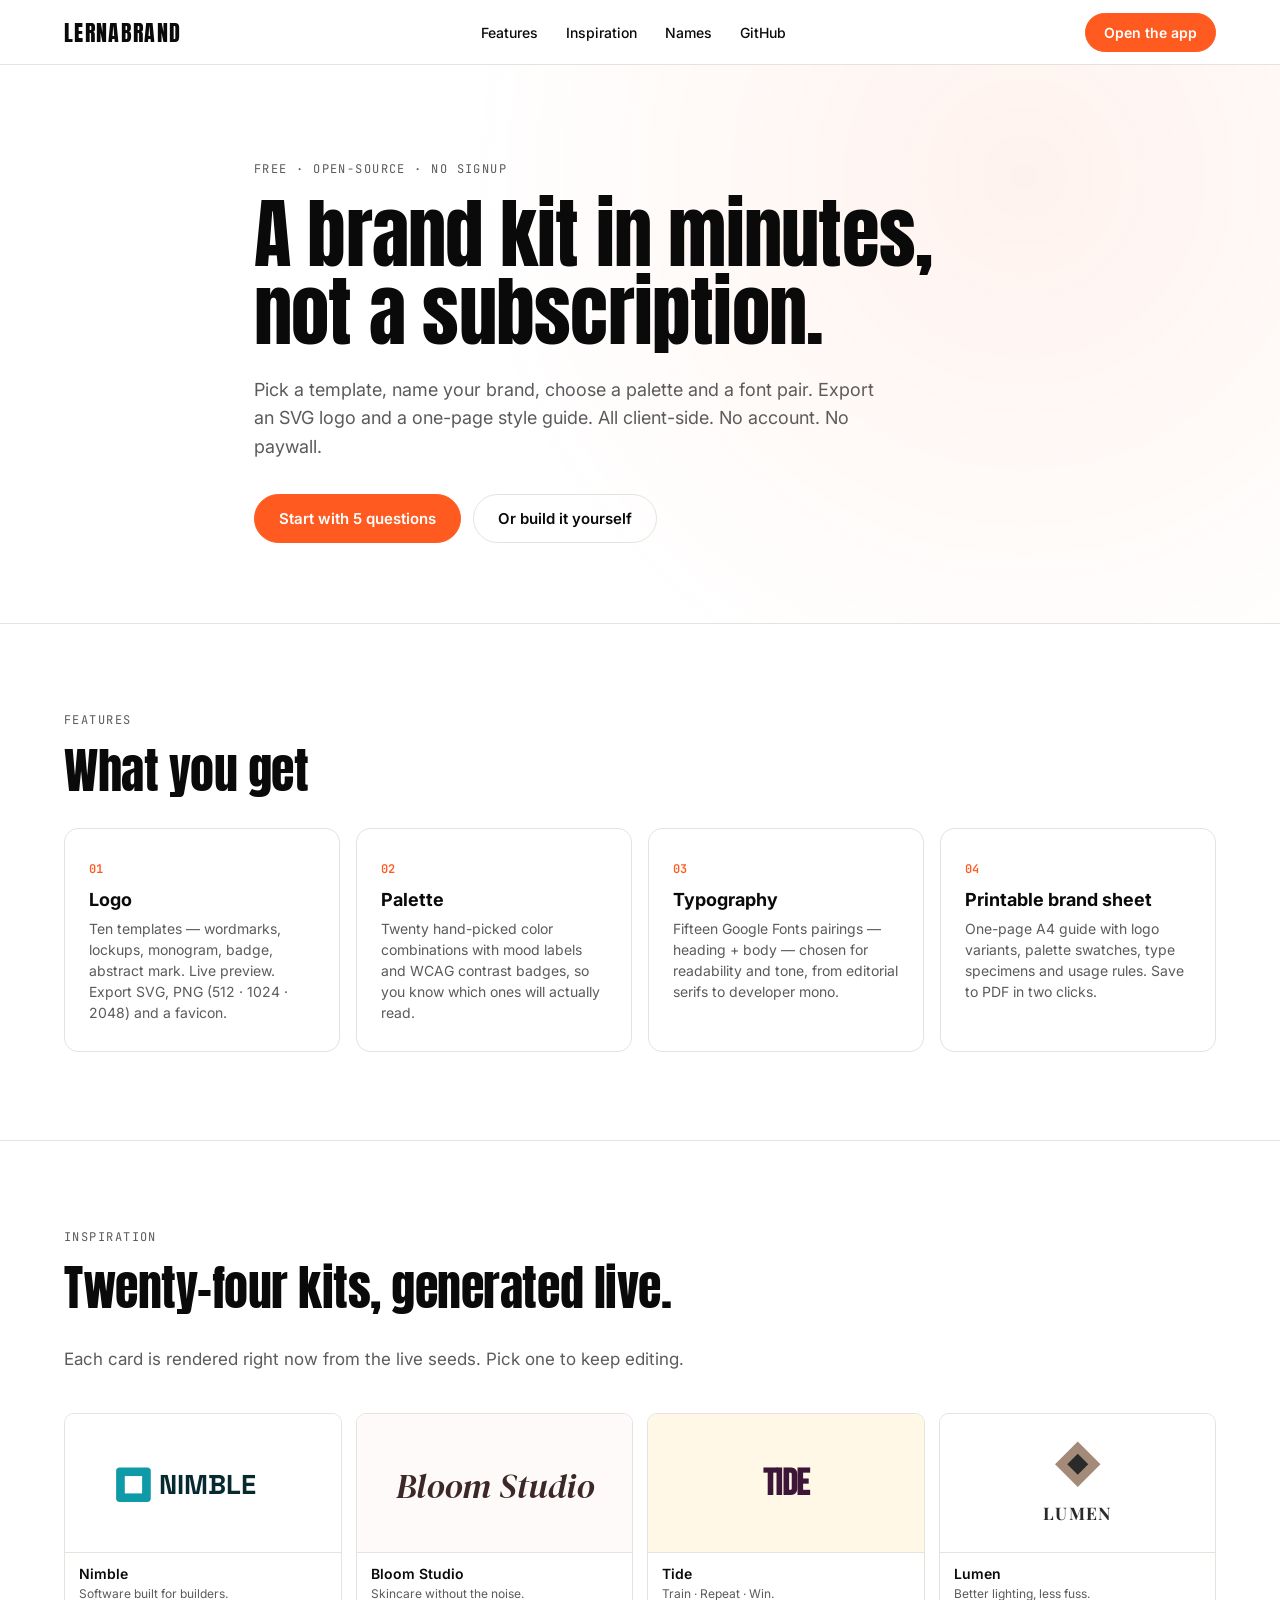
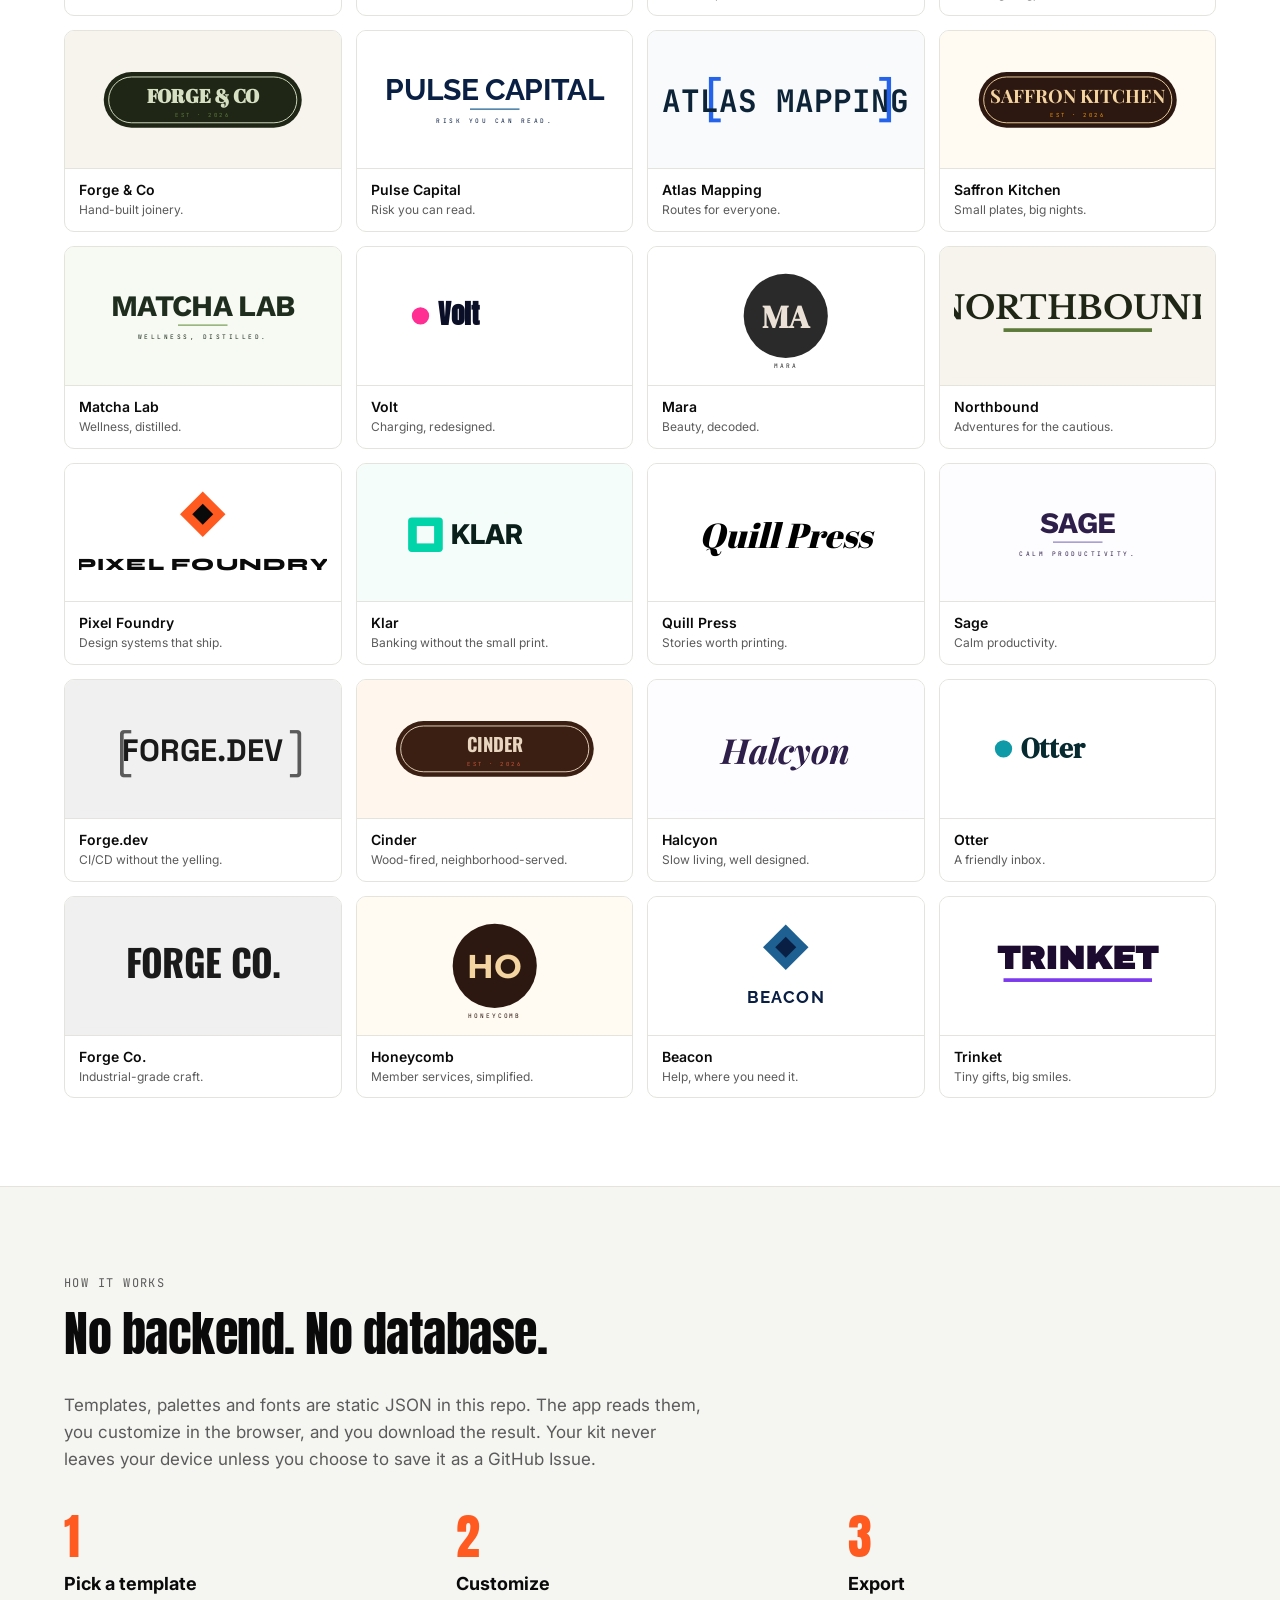
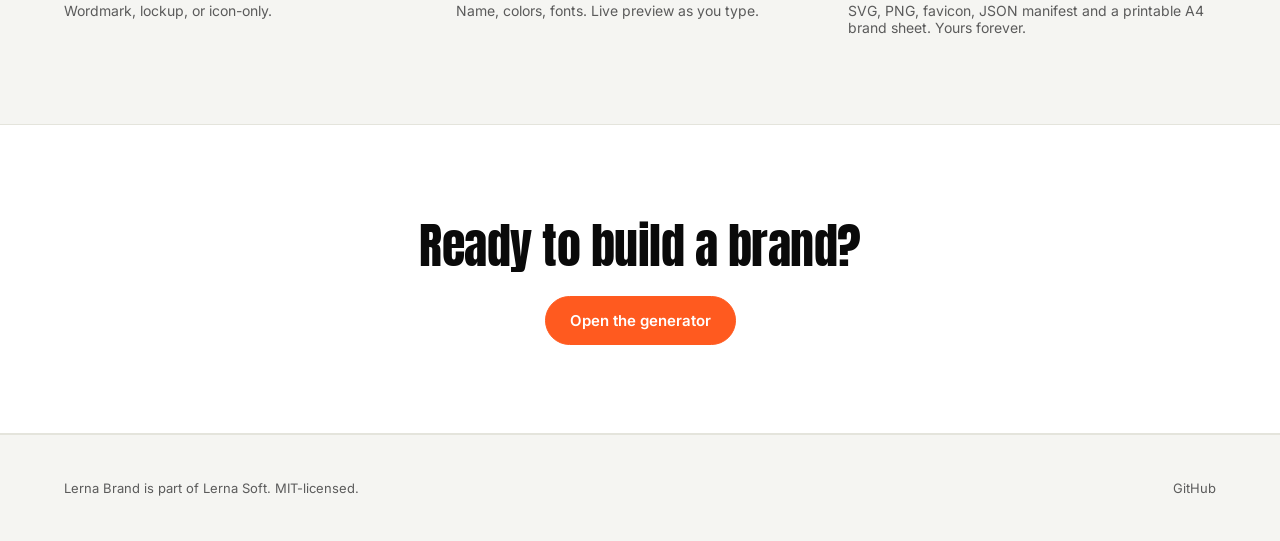
<file: index.html>
<!doctype html>
<html lang="en">
  <head>
    <meta charset="utf-8" />
    <meta name="viewport" content="width=device-width, initial-scale=1" />
    <meta name="color-scheme" content="light dark" />
    <title>Lerna Brand · Free brand-kit generator</title>
    <meta name="description" content="Free, open-source alternative to Tailor Brands. Generate a logo, palette and typography kit in minutes — no paywall, no signup." />
    <link rel="icon" href="assets/favicon.svg" type="image/svg+xml" />
    <link rel="preconnect" href="https://fonts.googleapis.com" />
    <link rel="preconnect" href="https://fonts.gstatic.com" crossorigin />
    <link rel="stylesheet" href="https://fonts.googleapis.com/css2?family=Abril+Fatface&family=Anton&family=Archivo:wght@400;700&family=Archivo+Black&family=Bebas+Neue&family=DM+Sans:wght@400;700&family=DM+Serif+Display&family=Inter:wght@400;500;600;700;800;900&family=JetBrains+Mono:wght@400;500&family=Libre+Baskerville:wght@400;700&family=Lora:wght@400;700&family=Merriweather:wght@400;700&family=Montserrat:wght@400;700&family=Open+Sans:wght@400;700&family=Oswald:wght@400;700&family=Playfair+Display:wght@400;700&family=PT+Serif&family=Raleway:wght@400;700&family=Roboto:wght@400;500;700&family=Source+Sans+3:wght@400;600&family=Space+Grotesk:wght@400;700&family=Space+Mono&family=Syne:wght@400;700;800&family=Work+Sans:wght@400;700&display=swap" />
    <link rel="stylesheet" href="styles.css" />
  </head>
  <body data-page="home">
    <header class="topbar">
      <div class="container topbar-inner">
        <a class="brand" href="index.html" aria-label="Lerna Brand">
          <span class="brand-mark">LERNABRAND</span>
        </a>
        <nav class="nav" aria-label="Primary">
          <a href="#features">Features</a>
          <a href="#inspiration">Inspiration</a>
          <a href="names.html">Names</a>
          <a href="https://github.com/lerna-soft/lerna-brand" target="_blank" rel="noopener">GitHub</a>
        </nav>
        <a class="btn btn-primary topbar-cta" href="app.html">Open the app</a>
      </div>
    </header>

    <main id="top">
      <section class="hero">
        <div class="container hero-copy">
          <p class="eyebrow">Free · open-source · no signup</p>
          <h1 class="h-display">A brand kit in minutes,<br/>not a subscription.</h1>
          <p class="hero-lead">
            Pick a template, name your brand, choose a palette and a font pair. Export an SVG logo and a one-page style guide.
            All client-side. No account. No paywall.
          </p>
          <div class="hero-cta">
            <a class="btn btn-primary btn-lg" href="quiz.html">Start with 5 questions</a>
            <a class="btn btn-ghost btn-lg" href="app.html">Or build it yourself</a>
          </div>
        </div>
      </section>

      <section id="features" class="section">
        <div class="container">
          <p class="eyebrow">Features</p>
          <h2 class="h-section">What you get</h2>
          <ul class="feature-grid">
            <li class="feature">
              <span class="feature-num">01</span>
              <h3>Logo</h3>
              <p>Ten templates — wordmarks, lockups, monogram, badge, abstract mark. Live preview. Export SVG, PNG (512 · 1024 · 2048) and a favicon.</p>
            </li>
            <li class="feature">
              <span class="feature-num">02</span>
              <h3>Palette</h3>
              <p>Twenty hand-picked color combinations with mood labels and WCAG contrast badges, so you know which ones will actually read.</p>
            </li>
            <li class="feature">
              <span class="feature-num">03</span>
              <h3>Typography</h3>
              <p>Fifteen Google Fonts pairings — heading + body — chosen for readability and tone, from editorial serifs to developer mono.</p>
            </li>
            <li class="feature">
              <span class="feature-num">04</span>
              <h3>Printable brand sheet</h3>
              <p>One-page A4 guide with logo variants, palette swatches, type specimens and usage rules. Save to PDF in two clicks.</p>
            </li>
          </ul>
        </div>
      </section>

      <section id="inspiration" class="section">
        <div class="container">
          <p class="eyebrow">Inspiration</p>
          <h2 class="h-section">Twenty-four kits, generated live.</h2>
          <p class="section-lead">Each card is rendered right now from the live seeds. Pick one to keep editing.</p>
          <div class="sample-grid" id="sample-grid">
            <p class="loading">Loading samples…</p>
          </div>
        </div>
      </section>

      <section id="how" class="section section-alt">
        <div class="container">
          <p class="eyebrow">How it works</p>
          <h2 class="h-section">No backend. No database.</h2>
          <p class="section-lead">
            Templates, palettes and fonts are static JSON in this repo. The app reads them, you customize in the browser, and you download the result.
            Your kit never leaves your device unless you choose to save it as a GitHub Issue.
          </p>
          <div class="how-grid">
            <div class="how-step">
              <span class="how-num">1</span>
              <h3>Pick a template</h3>
              <p>Wordmark, lockup, or icon-only.</p>
            </div>
            <div class="how-step">
              <span class="how-num">2</span>
              <h3>Customize</h3>
              <p>Name, colors, fonts. Live preview as you type.</p>
            </div>
            <div class="how-step">
              <span class="how-num">3</span>
              <h3>Export</h3>
              <p>SVG, PNG, favicon, JSON manifest and a printable A4 brand sheet. Yours forever.</p>
            </div>
          </div>
        </div>
      </section>

      <section class="section section-cta">
        <div class="container">
          <h2 class="h-section">Ready to build a brand?</h2>
          <a class="btn btn-primary btn-lg" href="app.html">Open the generator</a>
        </div>
      </section>
    </main>

    <footer class="footer">
      <div class="container footer-inner">
        <p>Lerna Brand is part of <a href="https://lerna-soft.github.io" target="_blank" rel="noopener">Lerna Soft</a>. MIT-licensed.</p>
        <a href="https://github.com/lerna-soft/lerna-brand" target="_blank" rel="noopener">GitHub</a>
      </div>
    </footer>

    <script src="renderer.js"></script>
    <script>
      (async function () {
        const [samples, templates, palettes, fonts] = await Promise.all([
          fetch("data/samples.json").then(r => r.ok ? r.json() : []),
          fetch("data/templates.json").then(r => r.json()),
          fetch("data/palettes.json").then(r => r.json()),
          fetch("data/fonts.json").then(r => r.json()),
        ]);
        const grid = document.getElementById("sample-grid");
        if (!grid) return;
        grid.innerHTML = samples.map((s, i) => {
          const t = templates.find(x => x.id === s.tpl);
          const p = palettes.find(x => x.id === s.pal);
          const f = fonts.find(x => x.id === s.f);
          if (!t || !p || !f) return "";
          const state = { name: s.name, tagline: s.tagline, template: t, palette: p, fontPair: f };
          const svg = window.LernaBrandRender.renderSvg(state, { width: 400, height: 200, background: p.colors[3] });
          return `
            <a class="sample-card" href="app.html?sample=${i}" data-sample="${i}">
              <div class="sample-canvas" style="background:${p.colors[3]}">${svg}</div>
              <div class="sample-meta">
                <span class="sample-name">${s.name}</span>
                <span class="sample-tag">${s.tagline}</span>
              </div>
            </a>
          `;
        }).join("");
        // Click: write a snapshot then open app
        grid.querySelectorAll(".sample-card").forEach((a, idx) => {
          a.addEventListener("click", (e) => {
            e.preventDefault();
            const s = samples[idx];
            const snap = { step: "identity", name: s.name, tagline: s.tagline, templateId: s.tpl, paletteId: s.pal, fontId: s.f };
            try { localStorage.setItem("lerna-brand:state:v1", JSON.stringify(snap)); } catch (err) {}
            location.href = "app.html";
          });
        });
      })();
    </script>
    <script src="app.js"></script>
  </body>
</html>
</file>
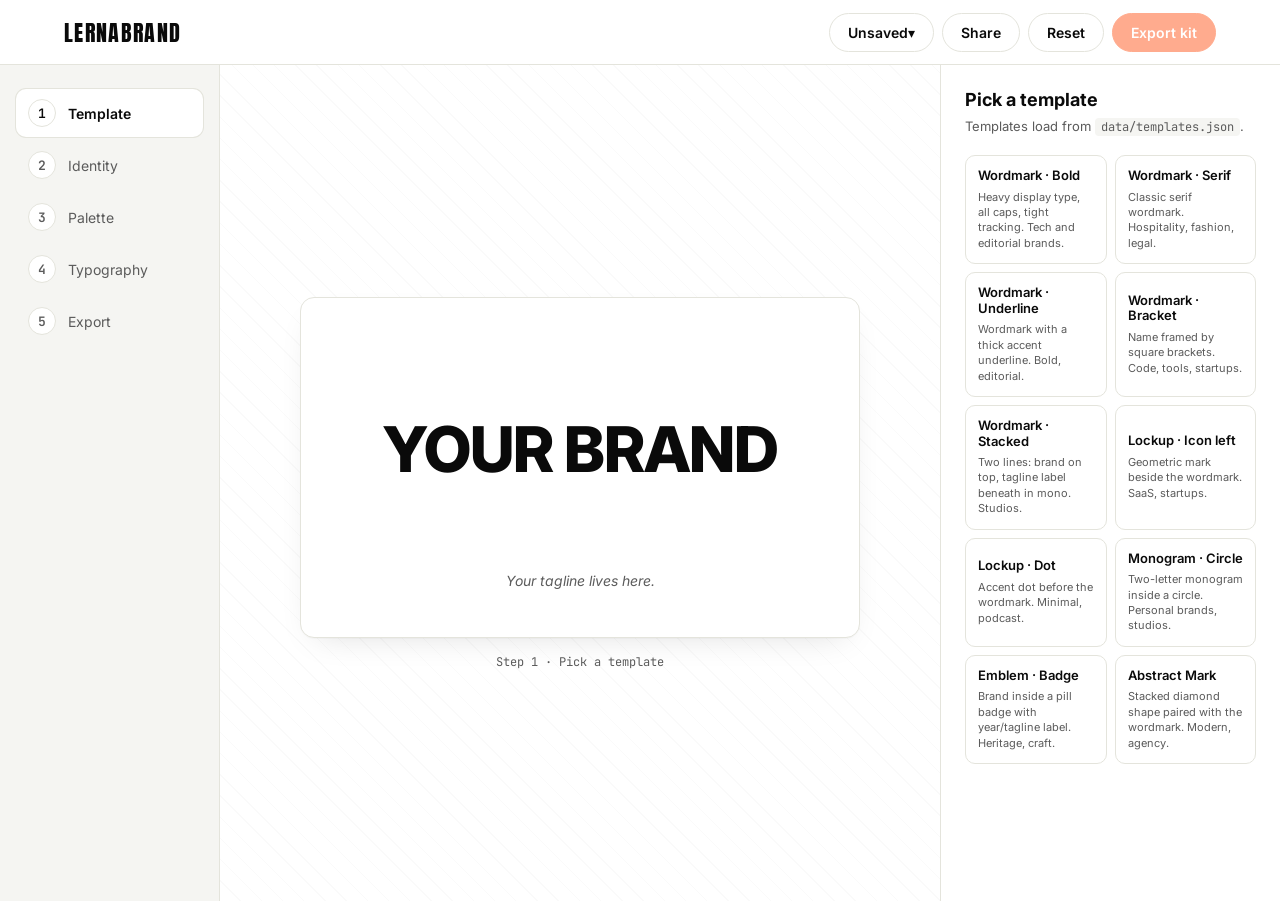
<file: app.html>
<!doctype html>
<html lang="en">
  <head>
    <meta charset="utf-8" />
    <meta name="viewport" content="width=device-width, initial-scale=1" />
    <meta name="color-scheme" content="light dark" />
    <title>Lerna Brand · Builder</title>
    <meta name="description" content="Brand-kit builder. Pick a template, customize, export." />
    <link rel="icon" href="assets/favicon.svg" type="image/svg+xml" />
    <link rel="preconnect" href="https://fonts.googleapis.com" />
    <link rel="preconnect" href="https://fonts.gstatic.com" crossorigin />
    <link rel="stylesheet" href="https://fonts.googleapis.com/css2?family=Abril+Fatface&family=Anton&family=Archivo:wght@400;700&family=Archivo+Black&family=Bebas+Neue&family=DM+Sans:wght@400;700&family=DM+Serif+Display&family=Inter:wght@400;500;600;700;800;900&family=JetBrains+Mono:wght@400;500&family=Libre+Baskerville:wght@400;700&family=Lora:wght@400;700&family=Merriweather:wght@400;700&family=Montserrat:wght@400;700&family=Open+Sans:wght@400;700&family=Oswald:wght@400;700&family=Playfair+Display:wght@400;700&family=PT+Serif&family=Raleway:wght@400;700&family=Roboto:wght@400;500;700&family=Source+Sans+3:wght@400;600&family=Space+Grotesk:wght@400;700&family=Space+Mono&family=Syne:wght@400;700;800&family=Work+Sans:wght@400;700&display=swap" />
    <link rel="stylesheet" href="styles.css" />
  </head>
  <body data-page="app">
    <header class="topbar topbar-app">
      <div class="container topbar-inner">
        <a class="brand" href="index.html" aria-label="Lerna Brand">
          <span class="brand-mark">LERNABRAND</span>
        </a>
        <div class="app-actions">
          <div class="projects-menu" id="projects-menu">
            <button type="button" class="btn btn-ghost" id="projects-toggle">
              <span id="projects-current">Unsaved</span> ▾
            </button>
            <div class="projects-dropdown" id="projects-dropdown" hidden>
              <div class="projects-list" id="projects-list"></div>
              <button type="button" class="projects-action" id="projects-save">Save current as…</button>
              <button type="button" class="projects-action" id="projects-new">New project</button>
            </div>
          </div>
          <button type="button" class="btn btn-ghost" id="action-share">Share</button>
          <button type="button" class="btn btn-ghost" id="action-reset">Reset</button>
          <button type="button" class="btn btn-primary" id="action-export" disabled>Export kit</button>
        </div>
      </div>
    </header>

    <div class="toast" id="toast" hidden></div>

    <main class="app-shell">
      <aside class="app-sidebar" aria-label="Steps">
        <ol class="step-list">
          <li class="step is-active" data-step="template">
            <span class="step-num">1</span>
            <span class="step-title">Template</span>
          </li>
          <li class="step" data-step="identity">
            <span class="step-num">2</span>
            <span class="step-title">Identity</span>
          </li>
          <li class="step" data-step="palette">
            <span class="step-num">3</span>
            <span class="step-title">Palette</span>
          </li>
          <li class="step" data-step="typography">
            <span class="step-num">4</span>
            <span class="step-title">Typography</span>
          </li>
          <li class="step" data-step="export">
            <span class="step-num">5</span>
            <span class="step-title">Export</span>
          </li>
        </ol>
      </aside>

      <section class="app-canvas" aria-label="Preview">
        <div class="preview-card">
          <div class="preview-logo" id="preview-logo">
            <svg viewBox="0 0 320 120" xmlns="http://www.w3.org/2000/svg" aria-hidden="true">
              <text x="160" y="78" text-anchor="middle" font-family="Inter, sans-serif" font-weight="800" font-size="56" fill="currentColor">YOUR BRAND</text>
            </svg>
          </div>
          <p class="preview-tagline" id="preview-tagline">Your tagline lives here.</p>
        </div>
        <div class="preview-meta">
          <span id="preview-step-label">Step 1 · Pick a template</span>
        </div>
      </section>

      <aside class="app-panel" aria-label="Controls">
        <div class="panel-step is-active" data-panel="template">
          <h2>Pick a template</h2>
          <p class="panel-hint">Templates load from <code>data/templates.json</code>.</p>
          <div class="template-grid" id="template-grid">
            <p class="loading">Loading templates…</p>
          </div>

          <div class="icon-picker" id="icon-picker" hidden>
            <h3>Icon</h3>
            <p class="panel-hint">Search 5,000+ icons from Tabler (MIT). Leave blank for the default square.</p>
            <div class="icon-picker-row">
              <input type="search" id="icon-search" placeholder="search e.g. rocket, leaf, bolt…" />
              <button type="button" class="btn btn-ghost" id="icon-clear">Clear</button>
            </div>
            <div class="icon-grid" id="icon-grid">
              <p class="loading">Pick search to load…</p>
            </div>
          </div>
        </div>

        <div class="panel-step" data-panel="identity">
          <h2>Identity</h2>
          <label class="field">
            <span>Brand name</span>
            <input type="text" id="input-name" maxlength="32" placeholder="Acme" />
          </label>
          <label class="field">
            <span>Tagline</span>
            <input type="text" id="input-tagline" maxlength="64" placeholder="We make things." />
          </label>
          <div class="identity-utils">
            <a class="util-link" id="util-trademark" target="_blank" rel="noopener" href="#">Check trademark · USPTO ↗</a>
            <a class="util-link" href="names.html" target="_blank" rel="noopener">Name generator ↗</a>
          </div>
          <div class="panel-nav">
            <button type="button" class="btn btn-ghost" data-prev>Back</button>
            <button type="button" class="btn btn-primary" data-next>Next</button>
          </div>
        </div>

        <div class="panel-step" data-panel="palette">
          <h2>Palette</h2>
          <div class="tabs" role="tablist">
            <button type="button" class="tab is-active" data-tab="palette" data-target="curated">Curated</button>
            <button type="button" class="tab" data-tab="palette" data-target="custom">Custom</button>
          </div>
          <div class="tab-body is-active" data-tab-body="palette-curated">
            <p class="panel-hint">Curated palettes from <code>data/palettes.json</code>.</p>
            <div class="palette-grid" id="palette-grid">
              <p class="loading">Loading palettes…</p>
            </div>
          </div>
          <div class="tab-body" data-tab-body="palette-custom">
            <p class="panel-hint">Build your own. Use HEX or the color picker on each role.</p>
            <div class="custom-palette" id="custom-palette">
              <label class="color-field"><span>Primary text</span>
                <span class="color-input-pair">
                  <input type="color" data-role="0" value="#0a0a0a"/>
                  <input type="text" data-role-hex="0" value="#0a0a0a" maxlength="7"/>
                </span>
              </label>
              <label class="color-field"><span>Accent</span>
                <span class="color-input-pair">
                  <input type="color" data-role="1" value="#ff5a1f"/>
                  <input type="text" data-role-hex="1" value="#ff5a1f" maxlength="7"/>
                </span>
              </label>
              <label class="color-field"><span>Surface</span>
                <span class="color-input-pair">
                  <input type="color" data-role="2" value="#f5f5f2"/>
                  <input type="text" data-role-hex="2" value="#f5f5f2" maxlength="7"/>
                </span>
              </label>
              <label class="color-field"><span>Background</span>
                <span class="color-input-pair">
                  <input type="color" data-role="3" value="#ffffff"/>
                  <input type="text" data-role-hex="3" value="#ffffff" maxlength="7"/>
                </span>
              </label>
              <p class="custom-palette-meta" id="custom-palette-contrast"></p>
              <button type="button" class="btn btn-primary" id="use-custom-palette">Use this custom palette</button>
            </div>
          </div>
          <div class="panel-nav">
            <button type="button" class="btn btn-ghost" data-prev>Back</button>
            <button type="button" class="btn btn-primary" data-next>Next</button>
          </div>
        </div>

        <div class="panel-step" data-panel="typography">
          <h2>Typography</h2>
          <div class="tabs" role="tablist">
            <button type="button" class="tab is-active" data-tab="typography" data-target="curated">Curated</button>
            <button type="button" class="tab" data-tab="typography" data-target="custom">Browse all</button>
          </div>
          <div class="tab-body is-active" data-tab-body="typography-curated">
            <p class="panel-hint">Pairings from <code>data/fonts.json</code>.</p>
            <div class="font-grid" id="font-grid">
              <p class="loading">Loading pairings…</p>
            </div>
          </div>
          <div class="tab-body" data-tab-body="typography-custom">
            <p class="panel-hint">Browse 1,900+ Google Fonts. Pick a heading and body family independently.</p>
            <div class="font-browse">
              <div class="font-browse-row">
                <span class="font-browse-label">Heading</span>
                <input type="search" id="font-search-heading" placeholder="search font…" autocomplete="off" />
              </div>
              <div class="font-list" id="font-list-heading"></div>
              <div class="font-browse-row">
                <span class="font-browse-label">Body</span>
                <input type="search" id="font-search-body" placeholder="search font…" autocomplete="off" />
              </div>
              <div class="font-list" id="font-list-body"></div>
              <p class="font-browse-summary" id="font-browse-summary"></p>
              <button type="button" class="btn btn-primary" id="use-custom-fonts" disabled>Use custom pair</button>
            </div>
          </div>
          <div class="panel-nav">
            <button type="button" class="btn btn-ghost" data-prev>Back</button>
            <button type="button" class="btn btn-primary" data-next>Next</button>
          </div>
        </div>

        <div class="panel-step" data-panel="export">
          <h2>Export</h2>
          <p class="panel-hint">Download your logo and brand kit. Everything is generated client-side.</p>

          <div class="export-group">
            <h3 class="export-group-title">Logo</h3>
            <div class="export-row">
              <button type="button" class="btn btn-primary" data-export="svg">SVG (vector)</button>
              <button type="button" class="btn btn-ghost" data-export="png-512">PNG · 512</button>
              <button type="button" class="btn btn-ghost" data-export="png-1024">PNG · 1024</button>
              <button type="button" class="btn btn-ghost" data-export="png-2048">PNG · 2048</button>
              <button type="button" class="btn btn-ghost" data-export="favicon">Favicon · 64</button>
            </div>
          </div>

          <div class="export-group">
            <h3 class="export-group-title">Kit</h3>
            <div class="export-row">
              <button type="button" class="btn btn-primary" id="export-json">JSON manifest</button>
              <a class="btn btn-ghost" id="export-brandsheet" href="#" target="_blank" rel="noopener">Brand sheet ↗</a>
              <button type="button" class="btn btn-primary" id="export-zip">Download brand kit (ZIP)</button>
            </div>
          </div>

          <div class="export-group">
            <h3 class="export-group-title">Brand assets</h3>
            <p class="panel-hint">Each renders live from your current selections. Click an asset to download.</p>
            <div class="asset-grid" id="asset-grid">
              <p class="loading">Pick template, name, palette and typography first.</p>
            </div>
          </div>

          <p class="export-note" id="export-status" hidden></p>

          <div class="panel-nav">
            <button type="button" class="btn btn-ghost" data-prev>Back</button>
          </div>
        </div>
      </aside>
    </main>

    <script src="renderer.js"></script>
    <script src="zip.js"></script>
    <script src="app.js"></script>
  </body>
</html>
</file>
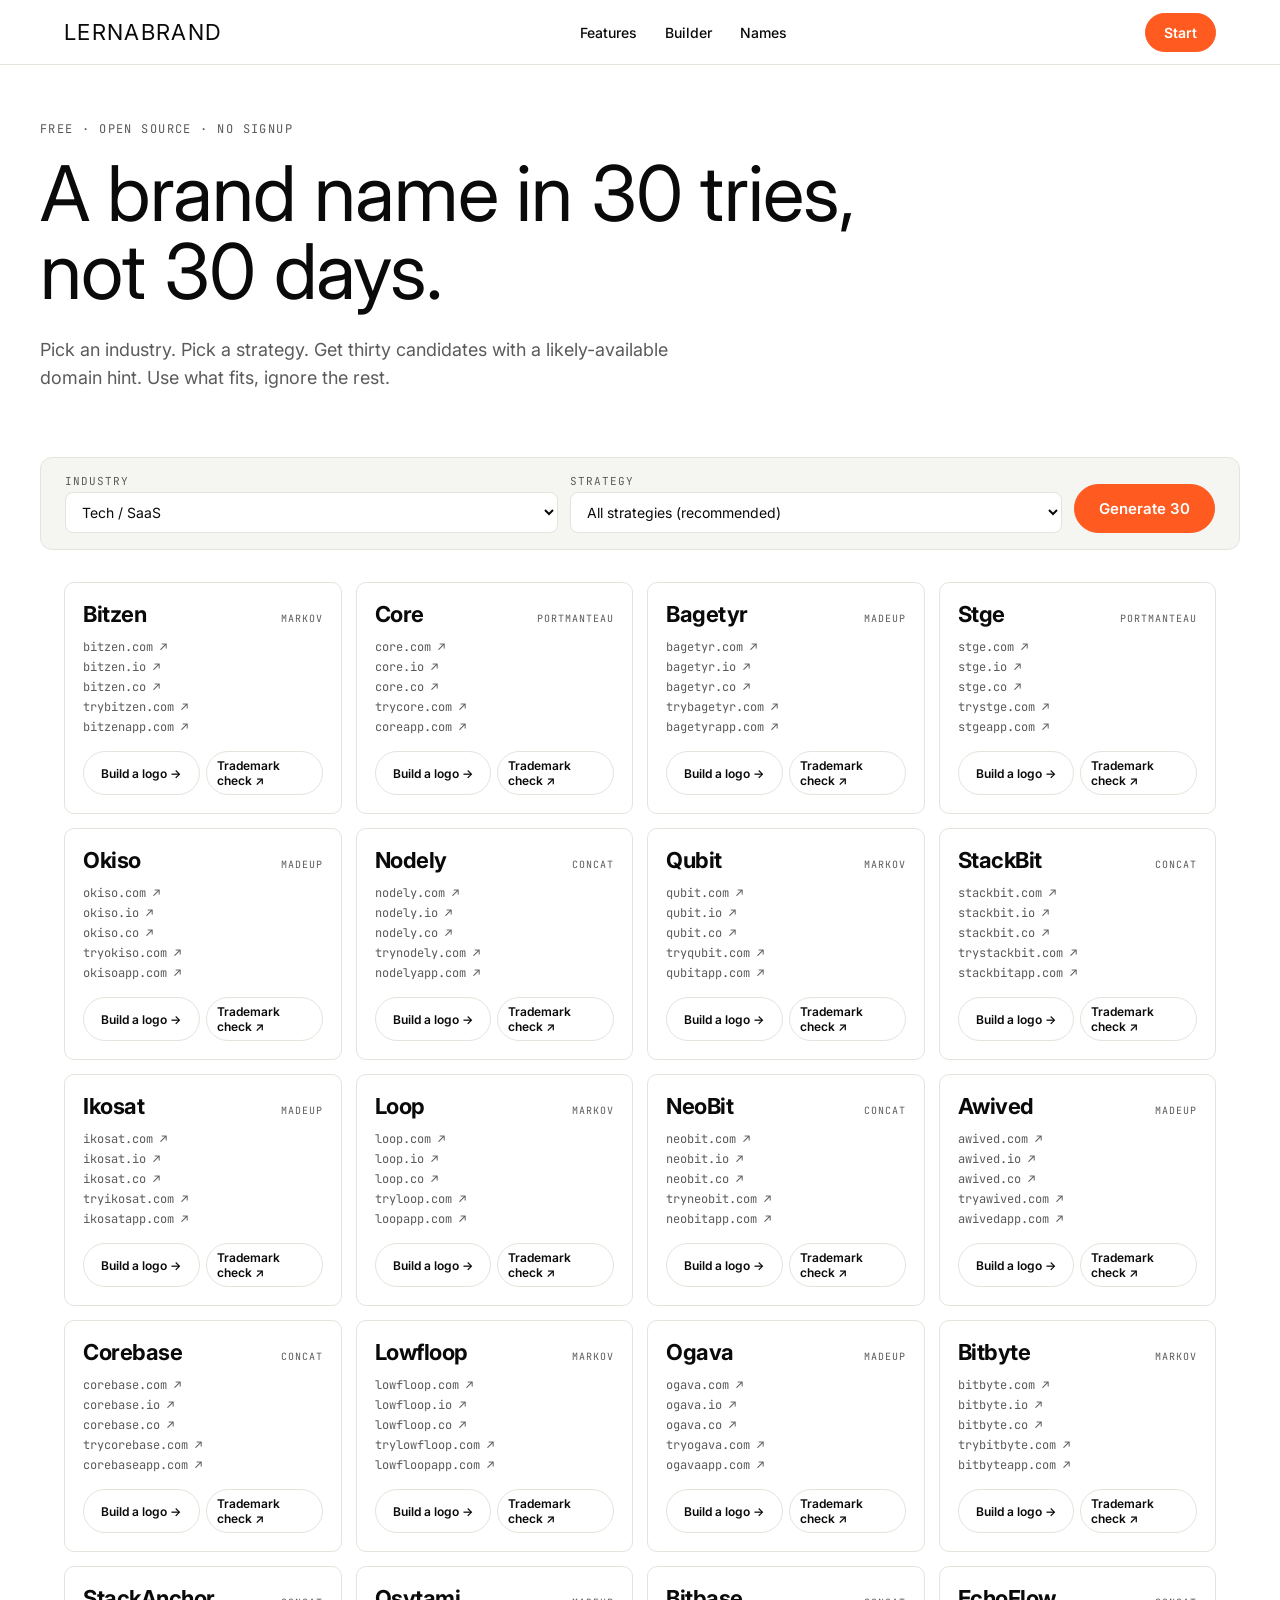
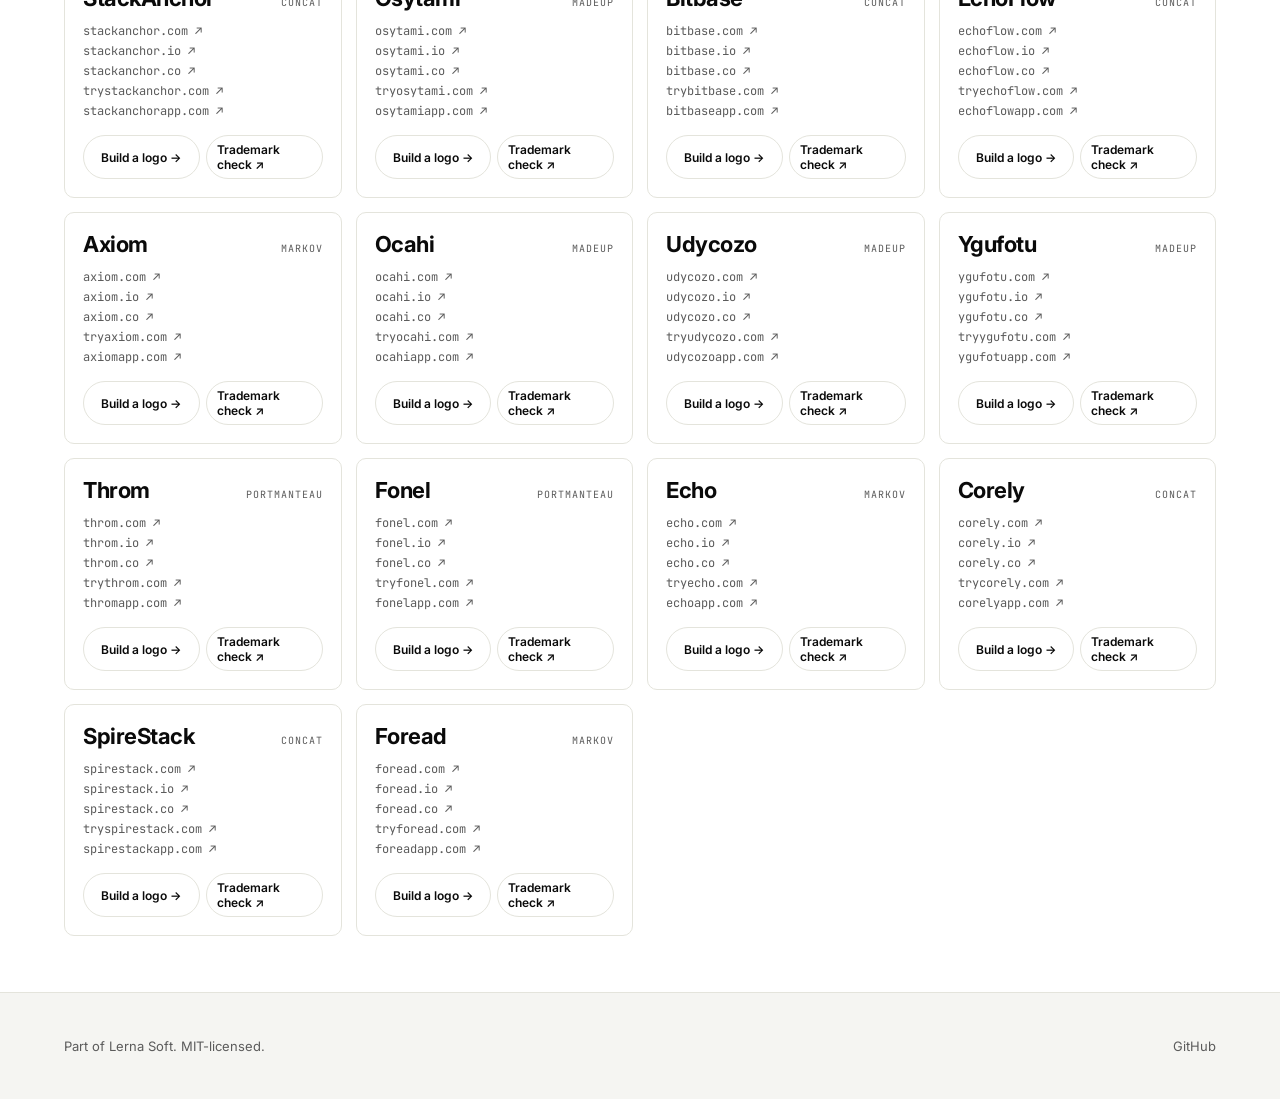
<file: names.html>
<!doctype html>
<html lang="en">
  <head>
    <meta charset="utf-8" />
    <meta name="viewport" content="width=device-width, initial-scale=1" />
    <title>Lerna Brand · Name generator</title>
    <meta name="description" content="Free brand name generator. Pick an industry, pick a strategy, get 30 candidates with .com / .io domain hints." />
    <link rel="icon" href="assets/favicon.svg" type="image/svg+xml" />
    <link rel="preconnect" href="https://fonts.googleapis.com" />
    <link rel="preconnect" href="https://fonts.gstatic.com" crossorigin />
    <link rel="stylesheet" href="https://fonts.googleapis.com/css2?family=Inter:wght@400;500;600;700;800;900&family=JetBrains+Mono:wght@400;500&display=swap" />
    <link rel="stylesheet" href="styles.css" />
  </head>
  <body data-page="names">
    <header class="topbar">
      <div class="container topbar-inner">
        <a class="brand" href="index.html" aria-label="Lerna Brand">
          <span class="brand-mark">LERNABRAND</span>
        </a>
        <nav class="nav" aria-label="Primary">
          <a href="index.html#features">Features</a>
          <a href="app.html">Builder</a>
          <a href="names.html" aria-current="page">Names</a>
        </nav>
        <a class="btn btn-primary topbar-cta" href="quiz.html">Start</a>
      </div>
    </header>

    <main class="names-shell">
      <section class="container names-hero">
        <p class="eyebrow">Free · open source · no signup</p>
        <h1 class="h-display">A brand name in 30 tries,<br/>not 30 days.</h1>
        <p class="hero-lead">Pick an industry. Pick a strategy. Get thirty candidates with a likely-available domain hint. Use what fits, ignore the rest.</p>
      </section>

      <section class="container names-controls">
        <div class="control">
          <label for="ind">Industry</label>
          <select id="ind">
            <option value="tech">Tech / SaaS</option>
            <option value="beauty">Beauty / Wellness</option>
            <option value="food">Food / Hospitality</option>
            <option value="finance">Finance / Pro services</option>
            <option value="creative">Creative / Agency</option>
            <option value="fitness">Fitness / Sport</option>
            <option value="media">Media / Publishing</option>
            <option value="industrial">Industrial / Trades</option>
          </select>
        </div>
        <div class="control">
          <label for="strategy">Strategy</label>
          <select id="strategy">
            <option value="all">All strategies (recommended)</option>
            <option value="concat">Concatenation (root + suffix)</option>
            <option value="portmanteau">Portmanteau (merged words)</option>
            <option value="madeup">Made-up (alternating vowels)</option>
            <option value="markov">Markov (sound-alike to real names)</option>
          </select>
        </div>
        <button type="button" class="btn btn-primary btn-lg" id="generate">Generate 30</button>
      </section>

      <section class="container names-grid" id="names-grid"></section>
    </main>

    <footer class="footer">
      <div class="container footer-inner">
        <p>Part of <a href="https://lerna-soft.github.io" target="_blank" rel="noopener">Lerna Soft</a>. MIT-licensed.</p>
        <a href="https://github.com/lerna-soft/lerna-brand" target="_blank" rel="noopener">GitHub</a>
      </div>
    </footer>

    <script>
      (async function () {
        "use strict";

        const banks = await fetch("data/word-banks.json").then(r => r.json());

        function pick(arr) { return arr[Math.floor(Math.random() * arr.length)]; }
        function cap(s) { return s.charAt(0).toUpperCase() + s.slice(1); }

        function genConcat(ind) {
          const b = banks[ind];
          const which = Math.random() < 0.5 ? "prefix-root" : "root-suffix";
          if (which === "prefix-root") return cap(pick(b.prefixes)) + cap(pick(b.roots));
          const root = cap(pick(b.roots));
          const sfx = pick(b.suffixes);
          return /^[A-Z]/.test(sfx) ? root + " " + sfx : root + sfx;
        }
        function genPortmanteau(ind) {
          const b = banks[ind];
          const w1 = pick(b.roots);
          const w2 = pick(b.prefixes.concat(b.roots));
          const cut1 = Math.max(2, Math.floor(w1.length / 2));
          const cut2 = Math.max(2, Math.floor(w2.length / 2));
          return cap(w1.slice(0, cut1) + w2.slice(w2.length - cut2));
        }
        const vowels = "aeiouy";
        const consonants = "bcdfghklmnprstvwz";
        function genMadeup() {
          const len = 5 + Math.floor(Math.random() * 3);
          let out = "";
          let last = Math.random() < 0.5 ? "v" : "c";
          for (let i = 0; i < len; i++) {
            out += last === "v" ? pick(vowels.split("")) : pick(consonants.split(""));
            last = last === "v" ? "c" : "v";
          }
          return cap(out);
        }
        function genMarkov(ind) {
          // Build 2-gram table from the bank's words; emit a 4-7 letter name.
          const b = banks[ind];
          const corpus = b.prefixes.concat(b.roots).map(s => s.toLowerCase());
          const grams = {};
          for (const w of corpus) {
            const padded = "  " + w + "  ";
            for (let i = 0; i < padded.length - 2; i++) {
              const key = padded.slice(i, i + 2);
              grams[key] = grams[key] || [];
              grams[key].push(padded[i + 2]);
            }
          }
          let key = "  ";
          let out = "";
          while (out.length < 8) {
            const choices = grams[key];
            if (!choices) break;
            const next = pick(choices);
            if (next === " " && out.length >= 4) break;
            if (next !== " ") out += next;
            key = key[1] + (next === " " ? " " : next);
          }
          return cap(out || pick(corpus));
        }

        function generateNames(ind, strategy, n) {
          const seen = new Set();
          const out = [];
          let tries = 0;
          while (out.length < n && tries < 1000) {
            tries++;
            let name;
            const s = strategy === "all" ? pick(["concat", "portmanteau", "madeup", "markov"]) : strategy;
            try {
              if (s === "concat") name = genConcat(ind);
              else if (s === "portmanteau") name = genPortmanteau(ind);
              else if (s === "madeup") name = genMadeup();
              else if (s === "markov") name = genMarkov(ind);
            } catch (e) { continue; }
            if (!name || name.length < 3 || name.length > 16) continue;
            const k = name.toLowerCase();
            if (seen.has(k)) continue;
            seen.add(k);
            out.push({ name, strategy: s });
          }
          return out;
        }

        function buildDomainGuesses(name) {
          const slug = name.toLowerCase().replace(/[^a-z0-9]+/g, "");
          return [`${slug}.com`, `${slug}.io`, `${slug}.co`, `try${slug}.com`, `${slug}app.com`];
        }

        function render(items) {
          const grid = document.getElementById("names-grid");
          grid.innerHTML = items.map(item => {
            const slug = item.name.toLowerCase().replace(/[^a-z0-9]+/g, "");
            const domains = buildDomainGuesses(item.name);
            return `
              <article class="name-card">
                <header class="name-card-head">
                  <h3 class="name-card-title">${item.name}</h3>
                  <span class="name-card-strat">${item.strategy}</span>
                </header>
                <ul class="name-card-domains">
                  ${domains.map(d => `<li><a target="_blank" rel="noopener" href="https://namechk.com/r/${d.replace(/\./g, '/')}">${d} ↗</a></li>`).join("")}
                </ul>
                <div class="name-card-actions">
                  <a class="btn btn-ghost" href="app.html?name=${encodeURIComponent(item.name)}">Build a logo →</a>
                  <a class="btn btn-ghost" target="_blank" rel="noopener" href="https://tmsearch.uspto.gov/search/search-information?searchText=${encodeURIComponent(item.name)}">Trademark check ↗</a>
                </div>
              </article>
            `;
          }).join("");
        }

        const indSel = document.getElementById("ind");
        const stratSel = document.getElementById("strategy");
        function go() { render(generateNames(indSel.value, stratSel.value, 30)); }
        document.getElementById("generate").addEventListener("click", go);
        indSel.addEventListener("change", go);
        stratSel.addEventListener("change", go);
        go();
      })();
    </script>
  </body>
</html>
</file>
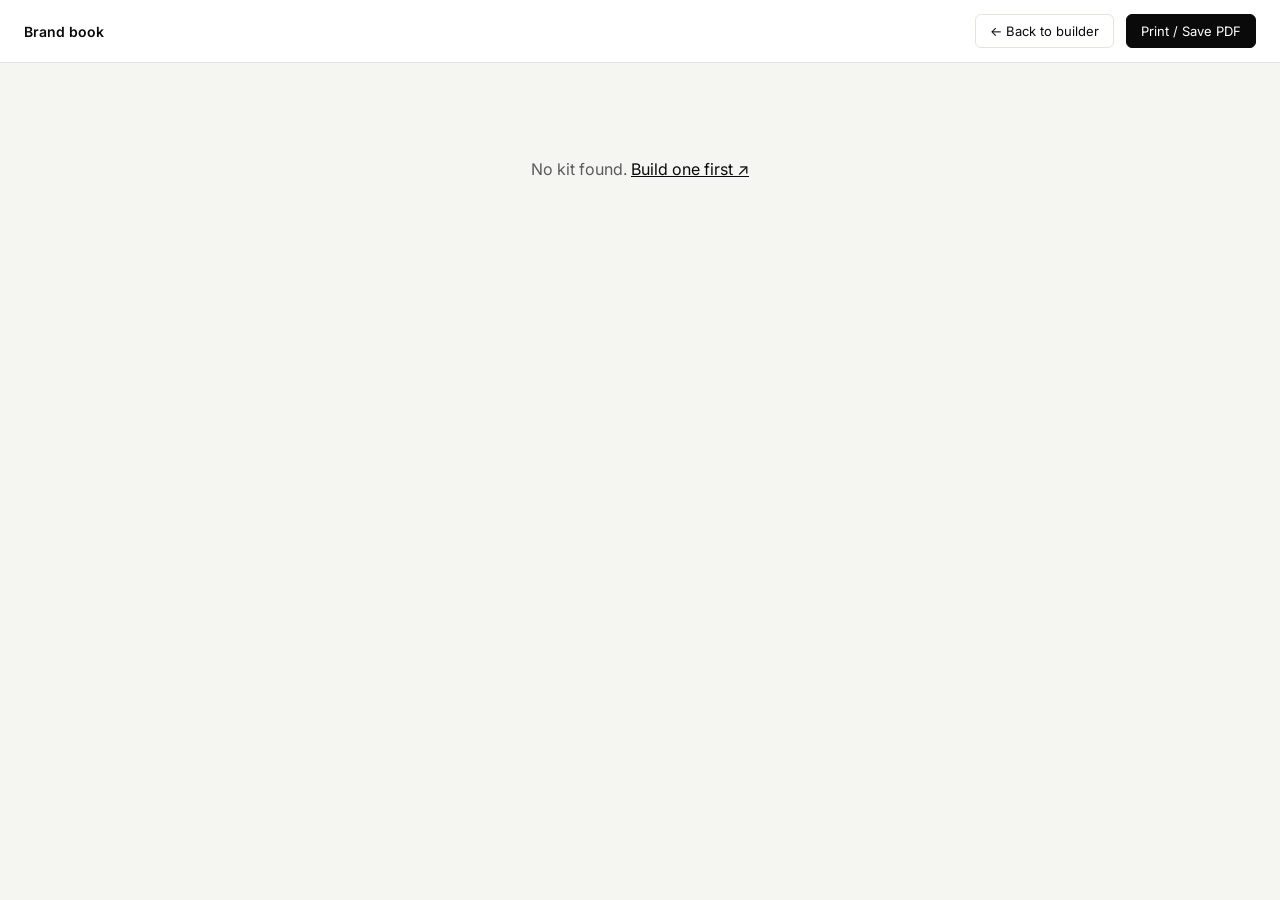
<file: print.html>
<!doctype html>
<html lang="en">
  <head>
    <meta charset="utf-8" />
    <meta name="viewport" content="width=device-width, initial-scale=1" />
    <title>Brand Book · Lerna Brand</title>
    <link rel="icon" href="assets/favicon.svg" type="image/svg+xml" />
    <link rel="preconnect" href="https://fonts.googleapis.com" />
    <link rel="preconnect" href="https://fonts.gstatic.com" crossorigin />
    <link rel="stylesheet" href="https://fonts.googleapis.com/css2?family=Abril+Fatface&family=Anton&family=Archivo:wght@400;700&family=Archivo+Black&family=Bebas+Neue&family=DM+Sans:wght@400;700&family=DM+Serif+Display&family=Inter:wght@400;500;600;700;800;900&family=JetBrains+Mono:wght@400;500&family=Libre+Baskerville:wght@400;700&family=Lora:wght@400;700&family=Merriweather:wght@400;700&family=Montserrat:wght@400;700&family=Open+Sans:wght@400;700&family=Oswald:wght@400;700&family=Playfair+Display:wght@400;700&family=PT+Serif&family=Raleway:wght@400;700&family=Roboto:wght@400;500;700&family=Source+Sans+3:wght@400;600&family=Space+Grotesk:wght@400;700&family=Space+Mono&family=Syne:wght@400;700;800&family=Work+Sans:wght@400;700&display=swap" />
    <style>
      :root {
        --fg: #0a0a0a;
        --fg-mute: #5b5b5b;
        --line: #e4e4dc;
        --bg: #ffffff;
        --bg-alt: #f5f5f2;
        --font-mono: "JetBrains Mono", ui-monospace, monospace;
      }
      * { box-sizing: border-box; }
      html, body { margin: 0; padding: 0; background: var(--bg-alt); color: var(--fg); font-family: Inter, system-ui, sans-serif; }
      .toolbar {
        position: sticky; top: 0; z-index: 10;
        display: flex; justify-content: space-between; align-items: center;
        padding: 14px 24px;
        background: #ffffff;
        border-bottom: 1px solid var(--line);
      }
      .toolbar h1 { font-size: 14px; margin: 0; font-weight: 600; }
      .toolbar .links { display: flex; gap: 12px; align-items: center; }
      .toolbar a, .toolbar button {
        font: inherit; font-size: 13px;
        padding: 8px 14px; border: 1px solid var(--line); background: #fff; color: var(--fg);
        border-radius: 6px; cursor: pointer; text-decoration: none;
      }
      .toolbar button.primary { background: var(--fg); color: #fff; border-color: var(--fg); }

      .book {
        max-width: 820px;
        margin: 24px auto;
      }
      .page {
        background: #ffffff;
        margin-bottom: 24px;
        padding: 56px 64px;
        min-height: 1080px;
        box-shadow: 0 1px 0 rgba(0,0,0,0.04), 0 12px 36px -16px rgba(0,0,0,0.15);
        position: relative;
      }
      .page-num {
        position: absolute;
        bottom: 24px; right: 28px;
        font-family: var(--font-mono);
        font-size: 10px; color: var(--fg-mute);
        letter-spacing: 2px;
      }
      .page-label {
        position: absolute;
        top: 24px; left: 28px;
        font-family: var(--font-mono);
        font-size: 10px; color: var(--fg-mute);
        letter-spacing: 2px;
        text-transform: uppercase;
      }

      .h-num { font-family: var(--font-mono); font-size: 12px; letter-spacing: 2px; color: var(--fg-mute); }
      .h-title { font-size: 32px; margin: 4px 0 24px; font-weight: 700; letter-spacing: -0.5px; }

      /* Cover */
      .cover { text-align: center; display: flex; flex-direction: column; justify-content: center; align-items: center; min-height: 1080px; }
      .cover .label { font-family: var(--font-mono); font-size: 12px; letter-spacing: 4px; color: var(--fg-mute); text-transform: uppercase; }
      .cover h2 { font-size: 72px; margin: 16px 0 8px; letter-spacing: -2px; }
      .cover p { color: var(--fg-mute); font-size: 18px; margin: 0; max-width: 500px; }
      .cover-logo { margin: 32px 0; }
      .cover-logo svg { width: 360px; height: auto; }

      /* Contents */
      .toc { display: flex; flex-direction: column; gap: 4px; }
      .toc-row { display: flex; justify-content: space-between; padding: 10px 0; border-bottom: 1px dotted var(--line); }
      .toc-row .t { font-size: 14px; }
      .toc-row .p { font-family: var(--font-mono); font-size: 12px; color: var(--fg-mute); }

      /* Logo construction grid */
      .construction { position: relative; background: var(--bg-alt); padding: 40px; border: 1px solid var(--line); }
      .construction-frame { position: relative; }
      .construction-frame svg { width: 100%; height: auto; display: block; }
      .construction-frame::before,
      .construction-frame::after {
        content: ""; position: absolute; background: rgba(255,90,31,0.2); pointer-events: none;
      }
      .construction-meta { display: grid; grid-template-columns: repeat(3, 1fr); gap: 16px; margin-top: 20px; font-size: 12px; }
      .construction-meta b { font-family: var(--font-mono); font-size: 11px; letter-spacing: 1px; }

      /* Logo variants grid */
      .variants { display: grid; grid-template-columns: 1fr 1fr; gap: 12px; }
      .variant-card { border: 1px solid var(--line); padding: 32px; aspect-ratio: 2 / 1; display: flex; align-items: center; justify-content: center; }
      .variant-card.dark { background: #0a0a0a; }
      .variant-card svg { width: 100%; max-height: 100%; }
      .variant-label { font-family: var(--font-mono); font-size: 10px; color: var(--fg-mute); letter-spacing: 2px; text-transform: uppercase; margin-top: 6px; }

      /* Minimum sizes */
      .sizes { display: flex; align-items: flex-end; gap: 24px; flex-wrap: wrap; }
      .size-cell { text-align: center; }
      .size-cell svg { display: block; }
      .size-cell .lbl { font-family: var(--font-mono); font-size: 10px; color: var(--fg-mute); margin-top: 8px; letter-spacing: 1px; }

      /* Do/Don't */
      .donts { display: grid; grid-template-columns: 1fr 1fr 1fr; gap: 10px; }
      .dont { border: 1px solid var(--line); padding: 20px; aspect-ratio: 1; display: flex; flex-direction: column; }
      .dont .x { font-size: 22px; font-weight: 700; }
      .dont.do .x { color: #2f8a5b; }
      .dont.no .x { color: #b91c1c; }
      .dont .pic { flex: 1; display: flex; align-items: center; justify-content: center; overflow: hidden; }
      .dont .pic svg { width: 100%; max-height: 100%; }
      .dont .pic.stretch svg { transform: scaleX(1.5) scaleY(0.7); }
      .dont .pic.rotate svg { transform: rotate(10deg); }
      .dont .pic.photo { background: linear-gradient(120deg, #aaa, #444); }
      .dont .cap { font-size: 11px; color: var(--fg-mute); margin-top: 8px; line-height: 1.4; }

      /* Color system */
      .colors { display: grid; grid-template-columns: 1fr 1fr; gap: 12px; }
      .color-tile { border: 1px solid var(--line); padding: 0; overflow: hidden; }
      .color-tile .top { height: 140px; }
      .color-tile .info { padding: 14px 16px; font-family: var(--font-mono); font-size: 12px; }
      .color-tile .role { font-weight: 600; color: var(--fg); }
      .color-tile .row { color: var(--fg-mute); display: flex; justify-content: space-between; margin-top: 4px; }

      /* Color usage 60/30/10 */
      .usage-bar { display: flex; height: 140px; border: 1px solid var(--line); margin: 16px 0; }
      .usage-bar > div { color: #fff; padding: 12px; font-family: var(--font-mono); font-size: 11px; }

      /* Type system */
      .type-spec { display: grid; grid-template-columns: 1fr 1fr; gap: 24px; margin-bottom: 24px; }
      .type-spec .col { border: 1px solid var(--line); padding: 20px; }
      .type-spec h4 { margin: 0 0 4px; font-family: var(--font-mono); font-size: 11px; color: var(--fg-mute); text-transform: uppercase; letter-spacing: 2px; }
      .type-spec p { margin: 0; line-height: 1.2; }
      .scale-row { display: grid; grid-template-columns: 60px 1fr; gap: 12px; align-items: baseline; padding-block: 6px; border-bottom: 1px dotted var(--line); }
      .scale-row:last-child { border-bottom: 0; }
      .scale-meta { font-family: var(--font-mono); font-size: 10px; color: var(--fg-mute); }

      /* Applications */
      .apps-grid { display: grid; grid-template-columns: 1fr 1fr; gap: 14px; }
      .app-card { border: 1px solid var(--line); aspect-ratio: 16/9; overflow: hidden; background: var(--bg-alt); display: flex; align-items: center; justify-content: center; }
      .app-card svg { width: 100%; height: 100%; }
      .app-label { font-family: var(--font-mono); font-size: 10px; color: var(--fg-mute); text-transform: uppercase; letter-spacing: 2px; margin-top: 4px; }

      /* Tone of voice */
      .voice-grid { display: grid; grid-template-columns: 1fr 1fr; gap: 16px; }
      .voice-card { border: 1px solid var(--line); padding: 20px; }
      .voice-card h4 { margin: 0 0 6px; font-size: 13px; }
      .voice-card p { margin: 0; font-size: 13px; color: var(--fg-mute); line-height: 1.5; }

      .empty { text-align: center; padding: 80px 24px; color: var(--fg-mute); }
      .empty a { color: var(--fg); }

      .prefill {
        background: var(--bg-alt);
        border: 1px solid var(--line);
        border-radius: 8px;
        padding: 18px;
        margin: 0 0 16px;
      }
      .prefill label { display: block; margin-bottom: 10px; font-size: 12px; color: var(--fg-mute); }
      .prefill input, .prefill textarea {
        width: 100%; font: inherit; font-size: 13px;
        padding: 8px 10px; border: 1px solid var(--line); border-radius: 6px;
        background: #fff; color: var(--fg);
      }
      .prefill textarea { resize: vertical; min-height: 60px; }

      @media print {
        .toolbar, .prefill { display: none; }
        body { background: #ffffff; }
        .book { margin: 0; max-width: 100%; }
        .page {
          margin: 0; box-shadow: none;
          padding: 18mm 16mm; min-height: 0;
          page-break-after: always;
        }
        .page:last-child { page-break-after: auto; }
        @page { size: A4; margin: 0; }
      }
    </style>
  </head>
  <body>
    <header class="toolbar">
      <h1>Brand book</h1>
      <div class="links">
        <a href="app.html">← Back to builder</a>
        <button type="button" class="primary" id="btn-print">Print / Save PDF</button>
      </div>
    </header>

    <main id="root">
      <div class="empty">
        <p>Loading your kit…</p>
      </div>
    </main>

    <script src="renderer.js"></script>
    <script>
      (async function () {
        "use strict";

        function decodeHash() {
          try {
            const h = (location.hash || "").replace(/^#/, "");
            if (!h) return null;
            return JSON.parse(decodeURIComponent(escape(atob(h))));
          } catch (e) { return null; }
        }
        function readLocal() {
          try { return JSON.parse(localStorage.getItem("lerna-brand:state:v1") || "null"); } catch (e) { return null; }
        }
        async function loadJson(p) { try { const r = await fetch(p); return r.ok ? await r.json() : null; } catch (e) { return null; } }

        function hexToRgb(hex) {
          const v = String(hex || "").replace("#", "");
          const n = v.length === 3 ? v.split("").map((c) => c + c).join("") : v;
          const num = parseInt(n, 16);
          if (Number.isNaN(num)) return [0, 0, 0];
          return [(num >> 16) & 255, (num >> 8) & 255, num & 255];
        }
        function rgbToHsl(r, g, b) {
          r /= 255; g /= 255; b /= 255;
          const max = Math.max(r, g, b), min = Math.min(r, g, b);
          const l = (max + min) / 2;
          let h = 0, s = 0;
          if (max !== min) {
            const d = max - min;
            s = l > 0.5 ? d / (2 - max - min) : d / (max + min);
            switch (max) {
              case r: h = ((g - b) / d + (g < b ? 6 : 0)); break;
              case g: h = ((b - r) / d + 2); break;
              case b: h = ((r - g) / d + 4); break;
            }
            h *= 60;
          }
          return [Math.round(h), Math.round(s * 100), Math.round(l * 100)];
        }
        function rgbToCmyk(r, g, b) {
          r /= 255; g /= 255; b /= 255;
          const k = 1 - Math.max(r, g, b);
          if (k === 1) return [0, 0, 0, 100];
          const c = (1 - r - k) / (1 - k);
          const m = (1 - g - k) / (1 - k);
          const y = (1 - b - k) / (1 - k);
          return [Math.round(c * 100), Math.round(m * 100), Math.round(y * 100), Math.round(k * 100)];
        }
        function escapeHtml(s) {
          return String(s == null ? "" : s).replace(/[<>&"']/g, (c) => ({ "<": "&lt;", ">": "&gt;", "&": "&amp;", '"': "&quot;", "'": "&#39;" })[c]);
        }

        const params = decodeHash();
        const local = readLocal();
        const src = params ? {
          name: params.n, tagline: params.t, templateId: params.tpl, paletteId: params.pal, fontId: params.f,
        } : (local ? {
          name: local.name, tagline: local.tagline, templateId: local.templateId, paletteId: local.paletteId, fontId: local.fontId,
        } : null);

        const root = document.getElementById("root");
        if (!src || !src.name || !src.templateId || !src.paletteId || !src.fontId) {
          root.innerHTML = '<div class="empty"><p>No kit found. <a href="app.html">Build one first ↗</a></p></div>';
          return;
        }

        const [templates, palettes, fonts, assetsDef] = await Promise.all([
          loadJson("data/templates.json"),
          loadJson("data/palettes.json"),
          loadJson("data/fonts.json"),
          loadJson("data/asset-templates.json"),
        ]);

        const template = (templates || []).find((t) => t.id === src.templateId);
        const palette = (palettes || []).find((p) => p.id === src.paletteId);
        const fontPair = (fonts || []).find((f) => f.id === src.fontId);
        if (!template || !palette || !fontPair) {
          root.innerHTML = '<div class="empty"><p>Kit references unknown seeds. <a href="app.html">Rebuild ↗</a></p></div>';
          return;
        }
        const state = { name: src.name, tagline: src.tagline || "", template, palette, fontPair };
        const R = window.LernaBrandRender;

        // Pre-print user inputs (mission / vision / tone)
        function loadDoc() {
          try { return JSON.parse(localStorage.getItem("lerna-brand:doc:v1") || "{}"); } catch (e) { return {}; }
        }
        function saveDoc(d) {
          try { localStorage.setItem("lerna-brand:doc:v1", JSON.stringify(d)); } catch (e) {}
        }
        const doc = Object.assign({
          mission: "We exist to make brand work that used to take weeks happen in an afternoon — without trading craft for speed.",
          vision: "A web where any new founder can ship a coherent brand on day one and iterate from there.",
          tone: ["Direct", "Confident", "Friendly", "Curious"],
          values: ["Make it usable", "Trade hype for proof", "Default to open"],
        }, loadDoc());

        function renderLogo(s, opts) { return R.renderSvg(s, opts); }
        function darkVariant(s) {
          return Object.assign({}, s, { palette: { id: s.palette.id + "-dark", colors: [s.palette.colors[2], s.palette.colors[1], s.palette.colors[0], s.palette.colors[3]] } });
        }
        function monoVariant(s) {
          return Object.assign({}, s, { palette: { id: "mono", colors: ["#0a0a0a", "#555555", "#cccccc", "#ffffff"] } });
        }

        const colorRoles = ["Primary", "Accent", "Surface", "Background"];

        function pageCover() {
          return `
            <section class="page cover" id="page-cover">
              <span class="page-label">Brand Book</span>
              <div class="label">Brand Guidelines</div>
              <div class="cover-logo">${renderLogo(state)}</div>
              <h2 style="font-family:${fontPair.heading}">${escapeHtml(state.name)}</h2>
              ${state.tagline ? `<p>${escapeHtml(state.tagline)}</p>` : ""}
              <span class="page-num">01</span>
            </section>`;
        }
        function pageContents() {
          const items = [
            ["Cover", "01"],
            ["Mission & Vision", "03"],
            ["Logo · primary", "04"],
            ["Logo · construction", "05"],
            ["Logo · variants", "06"],
            ["Logo · minimum sizes", "07"],
            ["Logo · do / don't", "08"],
            ["Color system", "09"],
            ["Color usage", "10"],
            ["Type system", "11"],
            ["Type · in context", "12"],
            ["Applications", "13"],
            ["Tone of voice", "14"],
          ];
          return `
            <section class="page" id="page-toc">
              <span class="page-label">Contents</span>
              <span class="h-num">02</span>
              <h3 class="h-title">Contents</h3>
              <div class="toc">${items.map(i => `<div class="toc-row"><span class="t">${i[0]}</span><span class="p">${i[1]}</span></div>`).join("")}</div>
              <span class="page-num">02</span>
            </section>`;
        }
        function pageMission() {
          return `
            <section class="page" id="page-mission">
              <span class="page-label">Mission</span>
              <span class="h-num">03</span>
              <h3 class="h-title">Why we exist</h3>
              <p style="font-size:22px;line-height:1.4;max-width:560px;margin-bottom:32px">${escapeHtml(doc.mission)}</p>
              <h4 style="font-family:var(--font-mono);font-size:11px;letter-spacing:2px;color:var(--fg-mute);text-transform:uppercase;margin:0 0 8px">Vision</h4>
              <p style="font-size:18px;line-height:1.5;max-width:560px;color:var(--fg-mute);margin-bottom:32px">${escapeHtml(doc.vision)}</p>
              <h4 style="font-family:var(--font-mono);font-size:11px;letter-spacing:2px;color:var(--fg-mute);text-transform:uppercase;margin:0 0 8px">Values</h4>
              <ul style="padding-left:18px;margin:0">${doc.values.map(v => `<li style="margin-bottom:6px">${escapeHtml(v)}</li>`).join("")}</ul>
              <span class="page-num">03</span>
            </section>`;
        }
        function pageLogoPrimary() {
          return `
            <section class="page" id="page-logo">
              <span class="page-label">Logo · primary</span>
              <span class="h-num">04</span>
              <h3 class="h-title">The mark</h3>
              <div style="border:1px solid var(--line);padding:60px;display:flex;align-items:center;justify-content:center">${renderLogo(state, { width: 600, height: 300 })}</div>
              <p style="margin-top:12px;font-size:13px;color:var(--fg-mute)">Template: ${escapeHtml(template.name)} · Always reproduce from this guideline.</p>
              <span class="page-num">04</span>
            </section>`;
        }
        function pageConstruction() {
          return `
            <section class="page" id="page-construction">
              <span class="page-label">Logo · construction</span>
              <span class="h-num">05</span>
              <h3 class="h-title">Clear space and proportion</h3>
              <div class="construction">
                <div class="construction-frame">${renderLogo(state, { width: 600, height: 300 })}</div>
              </div>
              <div class="construction-meta">
                <div><b>X</b><br/>Reference unit = height of the wordmark.</div>
                <div><b>Clear space</b><br/>Keep at least 1× X of empty space on all sides.</div>
                <div><b>Alignment</b><br/>Align to the baseline of the wordmark, not the bounding box.</div>
              </div>
              <span class="page-num">05</span>
            </section>`;
        }
        function pageVariants() {
          return `
            <section class="page" id="page-variants">
              <span class="page-label">Logo · variants</span>
              <span class="h-num">06</span>
              <h3 class="h-title">Approved variants</h3>
              <div class="variants">
                <div>
                  <div class="variant-card">${renderLogo(state, { width: 500, height: 250 })}</div>
                  <div class="variant-label">Primary</div>
                </div>
                <div>
                  <div class="variant-card dark">${renderLogo(darkVariant(state), { width: 500, height: 250 })}</div>
                  <div class="variant-label">On dark</div>
                </div>
                <div>
                  <div class="variant-card">${renderLogo(monoVariant(state), { width: 500, height: 250 })}</div>
                  <div class="variant-label">Monochrome</div>
                </div>
                <div>
                  <div class="variant-card dark">${renderLogo(monoVariant(darkVariant(state)), { width: 500, height: 250 })}</div>
                  <div class="variant-label">Mono · negative</div>
                </div>
              </div>
              <span class="page-num">06</span>
            </section>`;
        }
        function pageSizes() {
          const sizes = [{px: 16, label:"16 px"}, {px: 32, label:"32 px"}, {px: 64, label:"64 px"}, {px: 128, label:"128 px"}, {px: 256, label:"256 px"}];
          return `
            <section class="page" id="page-sizes">
              <span class="page-label">Logo · minimum sizes</span>
              <span class="h-num">07</span>
              <h3 class="h-title">Minimum sizes</h3>
              <p style="font-size:13px;color:var(--fg-mute);max-width:520px">Don't use the primary logo below the smallest size below. For UI scales smaller than 32 px, use the monogram or a simplified mark.</p>
              <div class="sizes" style="margin-top:24px">
                ${sizes.map(s => `<div class="size-cell">
                  <svg viewBox="0 0 400 200" width="${s.px * 2}" height="${s.px}">${R.renderLogo(state)}</svg>
                  <div class="lbl">${s.label}</div>
                </div>`).join("")}
              </div>
              <span class="page-num">07</span>
            </section>`;
        }
        function pageDonts() {
          return `
            <section class="page" id="page-donts">
              <span class="page-label">Logo · do / don't</span>
              <span class="h-num">08</span>
              <h3 class="h-title">Do · Don't</h3>
              <div class="donts">
                <div class="dont do">
                  <span class="x">✓</span>
                  <div class="pic">${renderLogo(state, { width: 300, height: 150 })}</div>
                  <div class="cap">Use the approved primary logo on light backgrounds.</div>
                </div>
                <div class="dont do">
                  <span class="x">✓</span>
                  <div class="pic" style="background:${state.palette.colors[0]}">${renderLogo(darkVariant(state), { width: 300, height: 150 })}</div>
                  <div class="cap">Use the on-dark variant when over the primary brand colour.</div>
                </div>
                <div class="dont do">
                  <span class="x">✓</span>
                  <div class="pic">${renderLogo(monoVariant(state), { width: 300, height: 150 })}</div>
                  <div class="cap">Use the monochrome version for fax, stamping or one-colour print.</div>
                </div>
                <div class="dont no">
                  <span class="x">✕</span>
                  <div class="pic stretch">${renderLogo(state, { width: 300, height: 150 })}</div>
                  <div class="cap">Don't stretch, skew or distort the proportions.</div>
                </div>
                <div class="dont no">
                  <span class="x">✕</span>
                  <div class="pic rotate">${renderLogo(state, { width: 300, height: 150 })}</div>
                  <div class="cap">Don't rotate or place at an angle.</div>
                </div>
                <div class="dont no">
                  <span class="x">✕</span>
                  <div class="pic photo">${renderLogo(state, { width: 300, height: 150 })}</div>
                  <div class="cap">Don't put the primary mark on busy photography without a solid panel.</div>
                </div>
              </div>
              <span class="page-num">08</span>
            </section>`;
        }
        function pageColors() {
          const cells = state.palette.colors.map((c, i) => {
            const rgb = hexToRgb(c);
            const hsl = rgbToHsl(rgb[0], rgb[1], rgb[2]);
            const cmyk = rgbToCmyk(rgb[0], rgb[1], rgb[2]);
            return `
              <div class="color-tile">
                <div class="top" style="background:${c}"></div>
                <div class="info">
                  <div class="role">${colorRoles[i] || "Color " + (i + 1)}</div>
                  <div class="row"><span>HEX</span><span>${c.toUpperCase()}</span></div>
                  <div class="row"><span>RGB</span><span>${rgb.join(", ")}</span></div>
                  <div class="row"><span>HSL</span><span>${hsl[0]}° ${hsl[1]}% ${hsl[2]}%</span></div>
                  <div class="row"><span>CMYK</span><span>${cmyk.join(", ")}</span></div>
                </div>
              </div>`;
          }).join("");
          return `
            <section class="page" id="page-colors">
              <span class="page-label">Color system</span>
              <span class="h-num">09</span>
              <h3 class="h-title">Color system · ${escapeHtml(state.palette.name)}</h3>
              <div class="colors">${cells}</div>
              <span class="page-num">09</span>
            </section>`;
        }
        function pageColorUsage() {
          return `
            <section class="page" id="page-color-usage">
              <span class="page-label">Color usage</span>
              <span class="h-num">10</span>
              <h3 class="h-title">60 · 30 · 10</h3>
              <p style="font-size:14px;max-width:560px">A simple proportion for any layout: 60% surface or background, 30% primary text, 10% accent to draw the eye.</p>
              <div class="usage-bar">
                <div style="flex:6;background:${state.palette.colors[3]};color:${state.palette.colors[0]}">60% · Background</div>
                <div style="flex:3;background:${state.palette.colors[0]};color:${state.palette.colors[2]}">30% · Primary</div>
                <div style="flex:1;background:${state.palette.colors[1]};color:${state.palette.colors[3]}">10% · Accent</div>
              </div>
              <p style="font-size:13px;color:var(--fg-mute);margin-top:16px">Accent is the colour the eye lands on. Use it sparingly — buttons, links, highlights — and never as large blocks behind text.</p>
              <span class="page-num">10</span>
            </section>`;
        }
        function pageType() {
          return `
            <section class="page" id="page-type">
              <span class="page-label">Type system</span>
              <span class="h-num">11</span>
              <h3 class="h-title">Type system · ${escapeHtml(fontPair.name)}</h3>
              <div class="type-spec">
                <div class="col">
                  <h4>Heading · ${escapeHtml(fontPair.heading.split(",")[0].replace(/['"]/g, ""))}</h4>
                  <p style="font-family:${fontPair.heading};font-weight:${fontPair.weights.heading || 700};font-size:48px;line-height:1.05">The quick brown fox</p>
                </div>
                <div class="col">
                  <h4>Body · ${escapeHtml(fontPair.body.split(",")[0].replace(/['"]/g, ""))}</h4>
                  <p style="font-family:${fontPair.body};font-size:16px;line-height:1.5">A wonderful serenity has taken possession of my entire soul, like these sweet mornings of spring which I enjoy with my whole heart.</p>
                </div>
              </div>
              <div>
                ${[
                  { role: "Display", size: 56, fam: fontPair.heading, w: fontPair.weights.heading || 700, t: state.name },
                  { role: "H1", size: 36, fam: fontPair.heading, w: fontPair.weights.heading || 700, t: "Section title" },
                  { role: "H2", size: 24, fam: fontPair.heading, w: 600, t: "Subsection" },
                  { role: "Body", size: 16, fam: fontPair.body, w: 400, t: "Body copy reads naturally at sixteen pixels with comfortable line height." },
                  { role: "Caption", size: 12, fam: fontPair.body, w: 500, t: "Caption · meta · 12px" },
                ].map(r => `<div class="scale-row">
                  <div class="scale-meta">${r.role}<br/>${r.size}px</div>
                  <div style="font-family:${r.fam};font-weight:${r.w};font-size:${r.size}px;line-height:1.2">${r.t}</div>
                </div>`).join("")}
              </div>
              <span class="page-num">11</span>
            </section>`;
        }
        function pageTypeContext() {
          return `
            <section class="page" id="page-type-context">
              <span class="page-label">Type · in context</span>
              <span class="h-num">12</span>
              <h3 class="h-title">In context</h3>
              <div style="border:1px solid var(--line);padding:40px;margin-top:8px">
                <p style="font-family:var(--font-mono);font-size:10px;letter-spacing:2px;color:var(--fg-mute);text-transform:uppercase;margin:0 0 8px">An example article</p>
                <h2 style="font-family:${fontPair.heading};font-weight:${fontPair.weights.heading || 700};font-size:42px;line-height:1.1;margin:0 0 16px;letter-spacing:-1px">Why type matters more than colour.</h2>
                <p style="font-family:${fontPair.body};font-size:17px;line-height:1.6;margin:0 0 14px;color:var(--fg)">Colour gets the credit, but type sets the entire personality of a brand. A serious magazine in Comic Sans is silly. A children's book in Helvetica is cold. Pick a pair and live with it for a year before changing.</p>
                <p style="font-family:${fontPair.body};font-size:17px;line-height:1.6;margin:0 0 14px;color:var(--fg)">Heading family establishes the brand's voice. Body family is where readers actually spend time — choose for legibility first, character second.</p>
                <p style="font-family:var(--font-mono);font-size:12px;color:var(--fg-mute);margin:14px 0 0">— ${escapeHtml(state.name)} field notes</p>
              </div>
              <span class="page-num">12</span>
            </section>`;
        }
        function pageApplications() {
          const pickIds = ["business-card-front", "instagram-post", "fb-cover", "email-signature"];
          const apps = (assetsDef || []).filter(a => pickIds.indexOf(a.id) !== -1);
          return `
            <section class="page" id="page-apps">
              <span class="page-label">Applications</span>
              <span class="h-num">13</span>
              <h3 class="h-title">Applications</h3>
              <div class="apps-grid">
                ${apps.map(a => `
                  <div>
                    <div class="app-card">${R.renderAsset(state, a)}</div>
                    <div class="app-label">${escapeHtml(a.name)}</div>
                  </div>
                `).join("")}
              </div>
              <span class="page-num">13</span>
            </section>`;
        }
        function pageVoice() {
          return `
            <section class="page" id="page-voice">
              <span class="page-label">Tone of voice</span>
              <span class="h-num">14</span>
              <h3 class="h-title">Tone of voice</h3>
              <p style="font-size:14px;color:var(--fg-mute);max-width:560px;margin-bottom:24px">Four adjectives anchor the voice. When in doubt, write the version that sounds most like all four.</p>
              <div class="voice-grid" style="grid-template-columns:repeat(2,1fr)">
                ${doc.tone.map(t => `<div class="voice-card"><h4>${escapeHtml(t)}</h4><p>Always show up as ${t.toLowerCase()}, even when the topic is hard.</p></div>`).join("")}
              </div>
              <div style="margin-top:32px;padding:20px;border:1px solid var(--line);background:var(--bg-alt)">
                <p style="font-family:var(--font-mono);font-size:10px;letter-spacing:2px;color:var(--fg-mute);text-transform:uppercase;margin:0 0 6px">Sample</p>
                <p style="margin:0;font-size:15px;line-height:1.5">"We rewrote the onboarding so anyone can have a brand by lunch. If you're stuck, ping us — we read every reply."</p>
              </div>
              <span class="page-num">14</span>
            </section>`;
        }

        // Pre-print prefill form
        const prefill = `
          <div class="prefill">
            <label>Mission (1 sentence)<textarea id="f-mission">${escapeHtml(doc.mission)}</textarea></label>
            <label>Vision (1 sentence)<textarea id="f-vision">${escapeHtml(doc.vision)}</textarea></label>
            <label>Tone adjectives (comma-separated, up to 4)<input id="f-tone" value="${escapeHtml(doc.tone.join(", "))}"/></label>
            <label>Values (comma-separated)<input id="f-values" value="${escapeHtml(doc.values.join(", "))}"/></label>
          </div>
        `;

        root.innerHTML = prefill + `
          <article class="book" id="book">
            ${pageCover()}
            ${pageContents()}
            ${pageMission()}
            ${pageLogoPrimary()}
            ${pageConstruction()}
            ${pageVariants()}
            ${pageSizes()}
            ${pageDonts()}
            ${pageColors()}
            ${pageColorUsage()}
            ${pageType()}
            ${pageTypeContext()}
            ${pageApplications()}
            ${pageVoice()}
          </article>
        `;

        function bindPrefill() {
          ["mission", "vision", "tone", "values"].forEach((field) => {
            const el = document.getElementById("f-" + field);
            if (!el) return;
            el.addEventListener("input", () => {
              let val = el.value;
              if (field === "tone" || field === "values") val = val.split(",").map(s => s.trim()).filter(Boolean);
              doc[field] = val;
              saveDoc(doc);
              redraw();
            });
          });
        }
        function redraw() {
          const book = document.getElementById("book");
          if (book) book.innerHTML = ''
            + pageCover() + pageContents() + pageMission() + pageLogoPrimary()
            + pageConstruction() + pageVariants() + pageSizes() + pageDonts()
            + pageColors() + pageColorUsage() + pageType() + pageTypeContext()
            + pageApplications() + pageVoice();
        }
        bindPrefill();

        document.getElementById("btn-print").addEventListener("click", () => window.print());
      })();
    </script>
  </body>
</html>
</file>
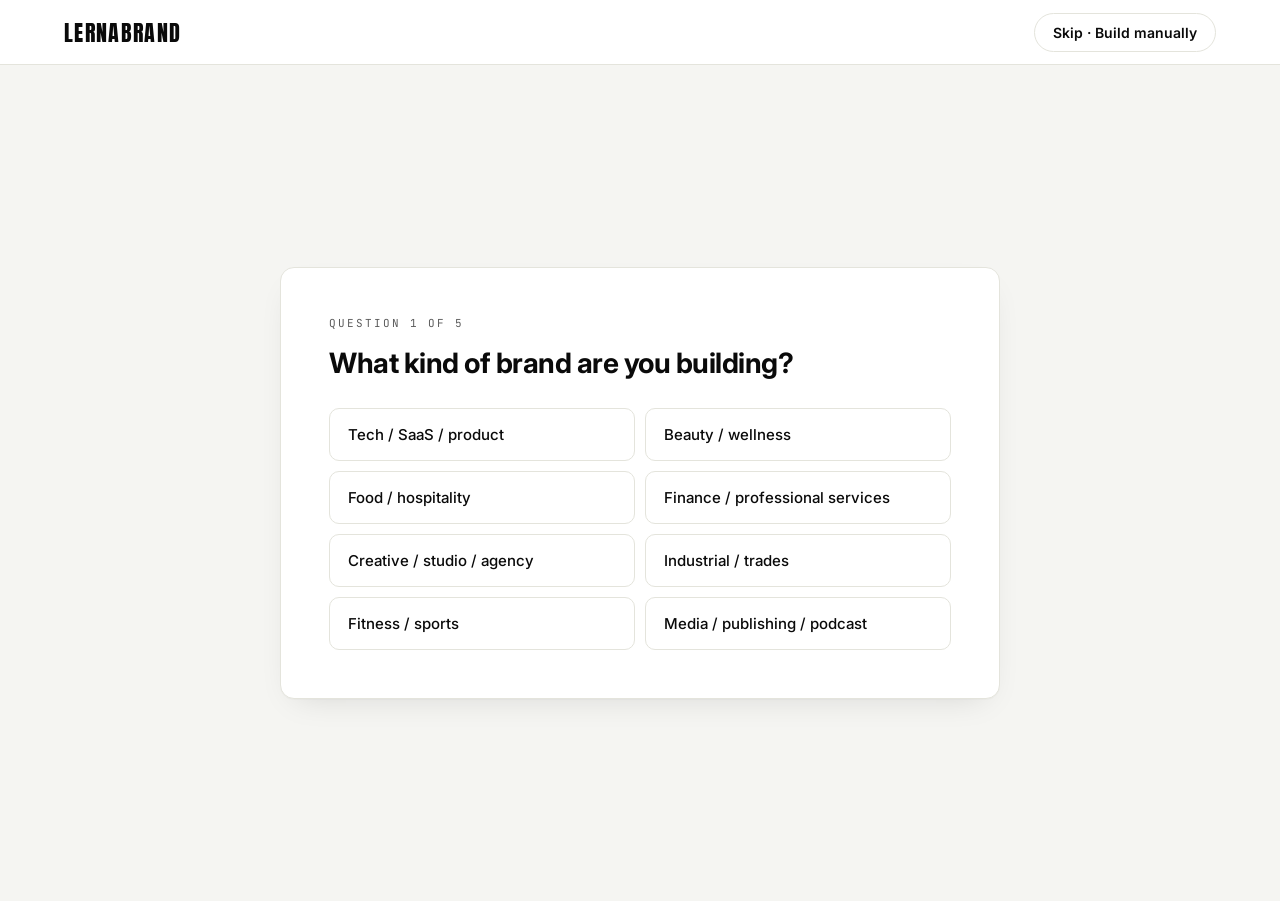
<file: quiz.html>
<!doctype html>
<html lang="en">
  <head>
    <meta charset="utf-8" />
    <meta name="viewport" content="width=device-width, initial-scale=1" />
    <title>Lerna Brand · Find your style</title>
    <meta name="description" content="Answer 5 quick questions, get 24 logo variations curated for your brand." />
    <link rel="icon" href="assets/favicon.svg" type="image/svg+xml" />
    <link rel="preconnect" href="https://fonts.googleapis.com" />
    <link rel="preconnect" href="https://fonts.gstatic.com" crossorigin />
    <link rel="stylesheet" href="https://fonts.googleapis.com/css2?family=Abril+Fatface&family=Anton&family=Archivo:wght@400;700&family=Archivo+Black&family=Bebas+Neue&family=DM+Sans:wght@400;700&family=DM+Serif+Display&family=Inter:wght@400;500;600;700;800;900&family=JetBrains+Mono:wght@400;500&family=Libre+Baskerville:wght@400;700&family=Lora:wght@400;700&family=Merriweather:wght@400;700&family=Montserrat:wght@400;700&family=Open+Sans:wght@400;700&family=Oswald:wght@400;700&family=Playfair+Display:wght@400;700&family=PT+Serif&family=Raleway:wght@400;700&family=Roboto:wght@400;500;700&family=Source+Sans+3:wght@400;600&family=Space+Grotesk:wght@400;700&family=Space+Mono&family=Syne:wght@400;700;800&family=Work+Sans:wght@400;700&display=swap" />
    <link rel="stylesheet" href="styles.css" />
  </head>
  <body data-page="quiz">
    <header class="topbar">
      <div class="container topbar-inner">
        <a class="brand" href="index.html" aria-label="Lerna Brand">
          <span class="brand-mark">LERNABRAND</span>
        </a>
        <a class="btn btn-ghost topbar-cta" href="app.html">Skip · Build manually</a>
      </div>
    </header>

    <main class="quiz-shell" id="quiz-root">
      <section class="quiz-stage" id="quiz-stage">
        <p class="quiz-progress" id="quiz-progress">Loading…</p>
        <div id="quiz-content"></div>
      </section>
    </main>

    <script src="renderer.js"></script>
    <script>
      (async function () {
        "use strict";

        const STORAGE_PREFS = "lerna-brand:quiz:v1";
        const STORAGE_STATE = "lerna-brand:state:v1";

        async function loadJson(p) { const r = await fetch(p); return r.ok ? await r.json() : null; }

        const [quiz, templates, palettes, fonts] = await Promise.all([
          loadJson("data/quiz.json"),
          loadJson("data/templates.json"),
          loadJson("data/palettes.json"),
          loadJson("data/fonts.json"),
        ]);

        const root = document.getElementById("quiz-content");
        const progressEl = document.getElementById("quiz-progress");
        const answers = {};
        let qIdx = 0;

        function showQuestion(i) {
          const q = quiz[i];
          progressEl.textContent = `Question ${i + 1} of ${quiz.length}`;
          root.innerHTML = `
            <h1 class="quiz-q">${q.q}</h1>
            <div class="quiz-options">
              ${q.options.map((o, j) => `
                <button type="button" class="quiz-option" data-q="${q.id}" data-i="${j}">
                  <span class="quiz-option-label">${o.label}</span>
                </button>
              `).join("")}
            </div>
            ${i > 0 ? '<button type="button" class="quiz-back" id="quiz-back">← Back</button>' : ""}
          `;
          root.querySelectorAll(".quiz-option").forEach((b) => {
            b.addEventListener("click", () => {
              answers[q.id] = q.options[+b.dataset.i].tags;
              qIdx++;
              if (qIdx < quiz.length) showQuestion(qIdx);
              else showVariations();
            });
          });
          const back = document.getElementById("quiz-back");
          if (back) back.addEventListener("click", () => { qIdx--; showQuestion(qIdx); });
        }

        // ============ engine v2 ============
        // Color harmony: classify palette by hue distance between c0 and c1.
        function hexToHsl(hex) {
          const v = String(hex || "").replace("#", "");
          const n = v.length === 3 ? v.split("").map((c) => c + c).join("") : v;
          const num = parseInt(n, 16);
          if (Number.isNaN(num)) return [0, 0, 0];
          let r = ((num >> 16) & 255) / 255, g = ((num >> 8) & 255) / 255, b = (num & 255) / 255;
          const max = Math.max(r, g, b), min = Math.min(r, g, b);
          const l = (max + min) / 2;
          let h = 0, s = 0;
          if (max !== min) {
            const d = max - min;
            s = l > 0.5 ? d / (2 - max - min) : d / (max + min);
            switch (max) { case r: h = ((g - b) / d + (g < b ? 6 : 0)); break; case g: h = ((b - r) / d + 2); break; case b: h = ((r - g) / d + 4); break; }
            h *= 60;
          }
          return [h, s * 100, l * 100];
        }
        function paletteHarmonyTag(p) {
          const a = hexToHsl(p.colors[0]);
          const b = hexToHsl(p.colors[1]);
          const diff = Math.abs(a[0] - b[0]);
          const d = diff > 180 ? 360 - diff : diff;
          if (d < 30) return "monochromatic";
          if (d < 60) return "analogous";
          if (d > 150) return "complementary";
          if (d > 100 && d < 140) return "triadic";
          return "neutral";
        }
        function paletteVibrancyTag(p) {
          const s = hexToHsl(p.colors[1])[1];
          if (s > 70) return "vibrant";
          if (s > 30) return "muted";
          return "neutral";
        }

        // Font pairing rule: serif heading + sans body (or vice versa) gets a bonus.
        function familyType(family) {
          if (!family) return "sans";
          const lower = family.toLowerCase();
          if (/(serif|playfair|merriweather|libre|lora|abril|pt serif|baskerville)/.test(lower) && !/sans/.test(lower)) return "serif";
          if (/(mono|jetbrains|space mono)/.test(lower)) return "mono";
          return "sans";
        }
        function fontPairingBonus(fp) {
          const h = familyType(fp.heading);
          const b = familyType(fp.body);
          if (h === b) return 0;          // same family type — fine but unremarkable
          if (h !== "mono" && b !== "mono") return 2; // serif/sans complementary
          return 1;
        }

        function scoreCombination(template, palette, fontPair, prefTags, chips) {
          const tplTags = template.tags || [];
          const palTags = (palette.mood || "").split(" · ");
          const fontTags = (fontPair.mood || "").split(" · ");
          const harmony = paletteHarmonyTag(palette);
          const vibrancy = paletteVibrancyTag(palette);
          const allTags = tplTags.concat(palTags).concat(fontTags).concat([harmony, vibrancy]);
          let base = prefTags.reduce((acc, t) => acc + (allTags.indexOf(t) !== -1 ? 1 : 0), 0);
          base += fontPairingBonus(fontPair);
          // Chip biases: + for matching, slight - for opposite
          if (chips.has("bold") && (allTags.includes("bold") || allTags.includes("punch") || allTags.includes("vibrant"))) base += 2;
          if (chips.has("minimal") && (allTags.includes("minimal") || allTags.includes("calm") || allTags.includes("monoink") || allTags.includes("monochromatic"))) base += 2;
          if (chips.has("colorful") && (vibrancy === "vibrant" || harmony === "complementary" || harmony === "triadic")) base += 2;
          if (chips.has("serif") && (familyType(fontPair.heading) === "serif" || familyType(fontPair.body) === "serif")) base += 2;
          if (chips.has("warm") && (palTags.includes("warm") || palTags.includes("artisan") || palTags.includes("food") || palTags.includes("vibrant"))) base += 2;
          if (chips.has("cool") && (palTags.includes("calm") || palTags.includes("fresh") || palTags.includes("fintech") || palTags.includes("corporate"))) base += 2;
          return base;
        }

        // Weighted random sampling without replacement (temperature)
        function sampleWeighted(items, n, seenSet) {
          const pool = items.filter((it) => !seenSet.has(it.key));
          if (!pool.length) return [];
          // Boltzmann weights
          const T = 1.2;
          const max = pool.reduce((m, x) => Math.max(m, x.s), 0);
          const weights = pool.map((x) => Math.exp((x.s - max) / T));
          const total = weights.reduce((a, b) => a + b, 0);
          const out = [];
          const used = new Set();
          while (out.length < n && used.size < pool.length) {
            let r = Math.random() * total;
            let pickIdx = -1;
            for (let i = 0; i < pool.length; i++) {
              if (used.has(i)) continue;
              r -= weights[i];
              if (r <= 0) { pickIdx = i; break; }
            }
            if (pickIdx === -1) {
              for (let i = 0; i < pool.length; i++) if (!used.has(i)) { pickIdx = i; break; }
            }
            used.add(pickIdx);
            out.push(pool[pickIdx]);
          }
          return out;
        }

        const activeChips = new Set();
        const seenCombos = new Set();
        function buildVariations(prefTags, n) {
          const all = [];
          for (const t of templates) for (const p of palettes) for (const f of fonts) {
            const key = t.id + ":" + p.id + ":" + f.id;
            const s = scoreCombination(t, p, f, prefTags, activeChips);
            all.push({ t, p, f, s, key });
          }
          // Filter: keep those with score > 0 if any, else fall back to entire pool
          let pool = all.filter((x) => x.s > 0);
          if (pool.length < n) pool = all;
          // Weighted sample + diversity cap
          const sampled = sampleWeighted(pool, n * 3, seenCombos); // oversample
          const cap = Math.max(2, Math.floor(n / 3));
          const counts = {};
          const out = [];
          for (const item of sampled) {
            counts[item.t.id] = counts[item.t.id] || 0;
            if (counts[item.t.id] >= cap) continue;
            counts[item.t.id]++;
            seenCombos.add(item.key);
            out.push(item);
            if (out.length >= n) break;
          }
          return out;
        }

        function showVariations(append) {
          const prefTags = Object.keys(answers).reduce((acc, k) => acc.concat(answers[k]), []);
          try { localStorage.setItem(STORAGE_PREFS, JSON.stringify({ tags: prefTags, at: Date.now() })); } catch (e) {}
          const combos = buildVariations(prefTags, 24);
          progressEl.textContent = "We curated these for you · pick one to keep editing";

          const chips = [
            { id: "bold", label: "Bolder" },
            { id: "minimal", label: "More minimal" },
            { id: "colorful", label: "More colorful" },
            { id: "warm", label: "Warmer" },
            { id: "cool", label: "Cooler" },
            { id: "serif", label: "Serif" },
          ];
          const chipBar = chips.map((c) => `
            <button type="button" class="chip ${activeChips.has(c.id) ? "is-on" : ""}" data-chip="${c.id}">${c.label}</button>
          `).join("");

          const cardsHtml = combos.map((c, i) => `
            <button type="button" class="quiz-card" data-key="${c.key}">
              <div class="quiz-card-canvas" style="background:${c.p.colors[3] || '#fff'}">${
                window.LernaBrandRender.renderSvg(
                  { name: "Your Brand", tagline: "", template: c.t, palette: c.p, fontPair: c.f },
                  { width: 400, height: 200 }
                )
              }</div>
              <div class="quiz-card-meta">
                <span>${c.t.name.split(" · ")[0]}</span>
                <span>${c.p.name}</span>
              </div>
            </button>
          `).join("");

          if (append) {
            const grid = document.getElementById("quiz-grid");
            grid.insertAdjacentHTML("beforeend", cardsHtml);
          } else {
            root.innerHTML = `
              <div class="chip-bar">${chipBar}</div>
              <div class="quiz-grid" id="quiz-grid">${cardsHtml}</div>
              <div class="quiz-actions">
                <button type="button" class="btn btn-ghost" id="more">Show 24 more</button>
                <button type="button" class="btn btn-ghost" id="regenerate">Regenerate</button>
                <a class="btn btn-ghost" href="app.html">Build manually instead</a>
              </div>
            `;
            document.querySelectorAll(".chip").forEach((b) => {
              b.addEventListener("click", () => {
                const id = b.dataset.chip;
                if (activeChips.has(id)) activeChips.delete(id); else activeChips.add(id);
                seenCombos.clear();
                showVariations(false);
              });
            });
            document.getElementById("more").addEventListener("click", () => showVariations(true));
            document.getElementById("regenerate").addEventListener("click", () => {
              seenCombos.clear();
              showVariations(false);
            });
          }
          // wire card clicks
          document.querySelectorAll(".quiz-card").forEach((b) => {
            if (b.dataset.wired) return;
            b.dataset.wired = "1";
            b.addEventListener("click", () => {
              const key = b.dataset.key;
              const found = combos.find((c) => c.key === key) || ((window._allCombos || []).find((c) => c.key === key));
              if (!found) return;
              const snap = {
                step: "identity",
                name: "",
                tagline: "",
                templateId: found.t.id,
                paletteId: found.p.id,
                fontId: found.f.id,
              };
              try { localStorage.setItem(STORAGE_STATE, JSON.stringify(snap)); } catch (e) {}
              location.href = "app.html";
            });
          });
          // remember combos for "show more" click resolution
          window._allCombos = (window._allCombos || []).concat(combos);
        }

        if (!quiz || !templates || !palettes || !fonts) {
          root.innerHTML = '<p class="quiz-q">Failed to load. <a href="app.html">Open the builder ↗</a></p>';
          return;
        }
        showQuestion(0);
      })();
    </script>
  </body>
</html>
</file>
<file: styles.css>
:root {
  --bg: #ffffff;
  --bg-alt: #f5f5f2;
  --fg: #0a0a0a;
  --fg-mute: #5b5b5b;
  --line: #e4e4dc;
  --accent: #ff5a1f;
  --accent-fg: #ffffff;
  --radius: 14px;
  --font-sans: "Inter", system-ui, -apple-system, "Segoe UI", sans-serif;
  --font-display: "Anton", "Inter", sans-serif;
  --font-mono: "JetBrains Mono", ui-monospace, monospace;
  --container: 1200px;
  --topbar-h: 64px;
}

* { box-sizing: border-box; }
html, body { margin: 0; padding: 0; }
body {
  font-family: var(--font-sans);
  color: var(--fg);
  background: var(--bg);
  -webkit-font-smoothing: antialiased;
  -moz-osx-font-smoothing: grayscale;
}

a { color: inherit; text-decoration: none; }
a:hover { color: var(--accent); }

.container {
  width: 100%;
  max-width: var(--container);
  margin: 0 auto;
  padding: 0 24px;
}

/* ---------- TOPBAR ---------- */
.topbar {
  position: sticky;
  top: 0;
  z-index: 50;
  background: var(--bg);
  border-bottom: 1px solid var(--line);
}
.topbar-inner {
  height: var(--topbar-h);
  display: flex;
  align-items: center;
  justify-content: space-between;
  gap: 24px;
}
.brand { display: inline-flex; align-items: center; gap: 10px; }
.brand-mark {
  font-family: var(--font-display);
  font-size: 22px;
  letter-spacing: 0.06em;
}
.nav {
  display: flex;
  gap: 28px;
  font-size: 14px;
  font-weight: 500;
}
.topbar-cta { white-space: nowrap; }

/* ---------- BUTTONS ---------- */
.btn {
  display: inline-flex;
  align-items: center;
  justify-content: center;
  border: 1px solid var(--line);
  background: var(--bg);
  color: var(--fg);
  padding: 10px 18px;
  border-radius: 999px;
  font-weight: 600;
  font-size: 14px;
  cursor: pointer;
  font-family: inherit;
  transition: background 120ms ease, color 120ms ease, border-color 120ms ease, transform 120ms ease;
}
.btn:hover { border-color: var(--fg); }
.btn:active { transform: translateY(1px); }
.btn:disabled { opacity: 0.5; cursor: not-allowed; }
.btn-primary {
  background: var(--accent);
  color: var(--accent-fg);
  border-color: var(--accent);
}
.btn-primary:hover { background: #e04812; border-color: #e04812; color: var(--accent-fg); }
.btn-ghost { background: transparent; }
.btn-lg { padding: 14px 24px; font-size: 15px; }

/* ---------- HERO ---------- */
.hero {
  padding: 96px 0 80px;
  border-bottom: 1px solid var(--line);
  background:
    radial-gradient(circle at 80% 20%, rgba(255, 90, 31, 0.08), transparent 50%),
    var(--bg);
}
.hero-copy { max-width: 820px; }
.eyebrow {
  font-family: var(--font-mono);
  font-size: 12px;
  text-transform: uppercase;
  letter-spacing: 0.12em;
  color: var(--fg-mute);
  margin: 0 0 18px;
}
.h-display {
  font-family: var(--font-display);
  font-weight: 400;
  font-size: clamp(40px, 6vw, 84px);
  line-height: 1.02;
  margin: 0 0 24px;
  letter-spacing: -0.01em;
}
.hero-lead {
  font-size: 18px;
  line-height: 1.6;
  color: var(--fg-mute);
  margin: 0 0 32px;
  max-width: 640px;
}
.hero-cta { display: flex; gap: 12px; flex-wrap: wrap; }

/* ---------- SECTIONS ---------- */
.section {
  padding: 88px 0;
  border-bottom: 1px solid var(--line);
}
.section-alt { background: var(--bg-alt); }
.section-cta { text-align: center; }
.section-cta .h-section { margin-bottom: 24px; }
.h-section {
  font-family: var(--font-display);
  font-weight: 400;
  font-size: clamp(28px, 4vw, 48px);
  line-height: 1.05;
  margin: 8px 0 32px;
  letter-spacing: -0.01em;
}
.section-lead {
  font-size: 17px;
  line-height: 1.6;
  color: var(--fg-mute);
  max-width: 640px;
  margin: 0 0 40px;
}

/* ---------- FEATURE GRID ---------- */
.feature-grid {
  list-style: none;
  margin: 0;
  padding: 0;
  display: grid;
  grid-template-columns: repeat(auto-fit, minmax(220px, 1fr));
  gap: 16px;
}
.feature {
  padding: 28px 24px;
  border: 1px solid var(--line);
  border-radius: var(--radius);
  background: var(--bg);
}
.feature h3 { font-size: 18px; margin: 12px 0 8px; }
.feature p { font-size: 14px; color: var(--fg-mute); margin: 0; line-height: 1.5; }
.feature-num {
  font-family: var(--font-mono);
  font-size: 12px;
  color: var(--accent);
  font-weight: 600;
}

/* ---------- HOW IT WORKS ---------- */
.how-grid {
  display: grid;
  grid-template-columns: repeat(auto-fit, minmax(220px, 1fr));
  gap: 24px;
}
.how-step h3 { font-size: 18px; margin: 12px 0 8px; }
.how-step p { font-size: 14px; color: var(--fg-mute); margin: 0; }
.how-num {
  font-family: var(--font-display);
  font-size: 48px;
  color: var(--accent);
  display: block;
  line-height: 1;
}

/* ---------- FOOTER ---------- */
.footer {
  padding: 32px 0;
  border-top: 1px solid var(--line);
  background: var(--bg-alt);
}
.footer-inner {
  display: flex;
  justify-content: space-between;
  align-items: center;
  font-size: 13px;
  color: var(--fg-mute);
  flex-wrap: wrap;
  gap: 12px;
}

/* ============================================ */
/*                APP SHELL                     */
/* ============================================ */
body[data-page="app"] {
  min-height: 100vh;
  display: flex;
  flex-direction: column;
}
.topbar-app .app-actions {
  display: flex;
  gap: 8px;
}
.app-shell {
  flex: 1;
  display: grid;
  grid-template-columns: 220px 1fr 340px;
  min-height: calc(100vh - var(--topbar-h));
}
.app-sidebar {
  border-right: 1px solid var(--line);
  padding: 24px 16px;
  background: var(--bg-alt);
}
.step-list {
  list-style: none;
  margin: 0;
  padding: 0;
  display: flex;
  flex-direction: column;
  gap: 4px;
}
.step {
  display: flex;
  align-items: center;
  gap: 12px;
  padding: 10px 12px;
  border-radius: 10px;
  cursor: pointer;
  font-size: 14px;
  color: var(--fg-mute);
}
.step:hover { background: var(--bg); }
.step.is-active {
  background: var(--bg);
  color: var(--fg);
  font-weight: 600;
  box-shadow: 0 0 0 1px var(--line);
}
.step.is-complete .step-num {
  background: var(--accent);
  color: var(--accent-fg);
  border-color: var(--accent);
}
.step-num {
  width: 28px;
  height: 28px;
  border-radius: 999px;
  border: 1px solid var(--line);
  background: var(--bg);
  display: inline-flex;
  align-items: center;
  justify-content: center;
  font-family: var(--font-mono);
  font-size: 13px;
  font-weight: 600;
}

/* ---------- CANVAS ---------- */
.app-canvas {
  padding: 48px 24px;
  display: flex;
  flex-direction: column;
  align-items: center;
  justify-content: center;
  background:
    repeating-linear-gradient(45deg, transparent 0 14px, rgba(0,0,0,0.02) 14px 15px),
    var(--bg);
  min-height: 100%;
}
.preview-card {
  width: 100%;
  max-width: 560px;
  padding: 48px;
  background: var(--bg);
  border: 1px solid var(--line);
  border-radius: var(--radius);
  text-align: center;
  box-shadow: 0 1px 0 rgba(0,0,0,0.02), 0 12px 32px -16px rgba(0,0,0,0.15);
}
.preview-logo {
  color: var(--fg);
  margin-bottom: 16px;
  font-family: var(--font-display);
}
.preview-logo svg {
  width: 100%;
  height: auto;
  max-width: 420px;
  display: block;
  margin: 0 auto;
}
.preview-tagline {
  font-size: 14px;
  color: var(--fg-mute);
  margin: 0;
  font-style: italic;
}
.preview-meta {
  margin-top: 16px;
  font-family: var(--font-mono);
  font-size: 12px;
  color: var(--fg-mute);
}

/* ---------- PANEL ---------- */
.app-panel {
  border-left: 1px solid var(--line);
  padding: 24px;
  background: var(--bg);
  overflow-y: auto;
}
.panel-step { display: none; }
.panel-step.is-active { display: block; }
.panel-step h2 { font-size: 18px; margin: 0 0 8px; }
.panel-hint {
  font-size: 13px;
  color: var(--fg-mute);
  margin: 0 0 20px;
}
.panel-hint code {
  font-family: var(--font-mono);
  font-size: 12px;
  padding: 1px 6px;
  background: var(--bg-alt);
  border-radius: 4px;
}
.panel-nav {
  margin-top: 24px;
  display: flex;
  justify-content: space-between;
  gap: 8px;
}

/* ---------- FIELDS ---------- */
.field {
  display: flex;
  flex-direction: column;
  gap: 6px;
  margin-bottom: 16px;
  font-size: 13px;
  color: var(--fg-mute);
}
.field input {
  font-family: inherit;
  font-size: 15px;
  padding: 10px 12px;
  border: 1px solid var(--line);
  border-radius: 8px;
  background: var(--bg);
  color: var(--fg);
}
.field input:focus {
  outline: none;
  border-color: var(--fg);
}

/* ---------- GRIDS ---------- */
.template-grid,
.palette-grid,
.font-grid {
  display: grid;
  grid-template-columns: 1fr 1fr;
  gap: 8px;
}
.template-grid .option,
.palette-grid .option,
.font-grid .option {
  border: 1px solid var(--line);
  border-radius: 10px;
  padding: 12px;
  cursor: pointer;
  background: var(--bg);
  text-align: left;
  font-family: inherit;
  font-size: 13px;
  color: var(--fg);
}
.option:hover { border-color: var(--fg); }
.option.is-selected {
  border-color: var(--accent);
  box-shadow: 0 0 0 1px var(--accent);
}
.option .option-title {
  font-weight: 600;
  font-size: 13px;
  margin-bottom: 6px;
  display: block;
  line-height: 1.2;
}
.option .option-desc {
  display: block;
  font-size: 11px;
  color: var(--fg-mute);
  line-height: 1.4;
}
.option .option-meta {
  display: block;
  margin-top: 6px;
  font-family: var(--font-mono);
  font-size: 10px;
  color: var(--fg-mute);
  letter-spacing: 0.5px;
  text-transform: uppercase;
}
.option .font-specimen {
  display: block;
  font-size: 11px;
  color: var(--fg-mute);
}
.option-foot {
  display: flex;
  justify-content: space-between;
  align-items: center;
  margin-top: 8px;
  gap: 8px;
}
.option-foot .option-meta {
  margin-top: 0;
}
.contrast-badge {
  font-family: var(--font-mono);
  font-size: 10px;
  padding: 2px 6px;
  border-radius: 4px;
  letter-spacing: 0.5px;
  white-space: nowrap;
}
.contrast-badge.is-pass {
  background: #ecfdf5;
  color: #065f46;
}
.contrast-badge.is-warn {
  background: #fef3c7;
  color: #92400e;
}

/* ---------- ICON PICKER ---------- */
.icon-picker {
  margin-top: 24px;
  padding-top: 20px;
  border-top: 1px solid var(--line);
}
.icon-picker h3 {
  font-size: 14px;
  margin: 0 0 6px;
}
.icon-picker-row {
  display: flex;
  gap: 8px;
  margin-bottom: 12px;
}
.icon-picker-row input[type="search"] {
  flex: 1;
  font: inherit;
  font-size: 14px;
  padding: 10px 12px;
  border: 1px solid var(--line);
  border-radius: 8px;
  background: var(--bg);
  color: var(--fg);
}
.icon-picker-row input[type="search"]:focus { outline: none; border-color: var(--fg); }
.icon-grid {
  display: grid;
  grid-template-columns: repeat(auto-fill, minmax(44px, 1fr));
  gap: 4px;
  max-height: 320px;
  overflow-y: auto;
  border: 1px solid var(--line);
  border-radius: 8px;
  padding: 6px;
  background: var(--bg-alt);
}
.icon-cell {
  background: var(--bg);
  border: 1px solid transparent;
  border-radius: 6px;
  padding: 6px;
  cursor: pointer;
  display: flex;
  align-items: center;
  justify-content: center;
  aspect-ratio: 1;
}
.icon-cell:hover { border-color: var(--fg); }
.icon-cell.is-selected {
  border-color: var(--accent);
  box-shadow: 0 0 0 1px var(--accent);
}
.icon-cell svg {
  width: 24px;
  height: 24px;
  display: block;
  color: var(--fg);
}
.icon-more {
  grid-column: 1 / -1;
  text-align: center;
  font-size: 11px;
  color: var(--fg-mute);
  padding: 8px;
}

/* ---------- TABS ---------- */
.tabs {
  display: flex;
  gap: 4px;
  border-bottom: 1px solid var(--line);
  margin-bottom: 16px;
}
.tab {
  font: inherit;
  font-size: 13px;
  background: none;
  border: 0;
  padding: 8px 12px;
  cursor: pointer;
  color: var(--fg-mute);
  border-bottom: 2px solid transparent;
  margin-bottom: -1px;
}
.tab:hover { color: var(--fg); }
.tab.is-active {
  color: var(--fg);
  border-bottom-color: var(--accent);
}
.tab-body { display: none; }
.tab-body.is-active { display: block; }

/* ---------- CUSTOM PALETTE ---------- */
.custom-palette {
  display: flex;
  flex-direction: column;
  gap: 12px;
}
.color-field {
  display: grid;
  grid-template-columns: 100px 1fr;
  gap: 12px;
  align-items: center;
  font-size: 13px;
  color: var(--fg-mute);
}
.color-input-pair {
  display: flex;
  gap: 8px;
  align-items: center;
}
.color-input-pair input[type="color"] {
  width: 44px;
  height: 36px;
  border: 1px solid var(--line);
  border-radius: 6px;
  padding: 2px;
  background: var(--bg);
  cursor: pointer;
}
.color-input-pair input[type="text"] {
  flex: 1;
  font-family: var(--font-mono);
  font-size: 13px;
  padding: 8px 10px;
  border: 1px solid var(--line);
  border-radius: 6px;
  background: var(--bg);
  color: var(--fg);
  text-transform: uppercase;
}
.color-input-pair input[type="text"]:focus { outline: none; border-color: var(--fg); }
.custom-palette-meta {
  margin: 4px 0 0;
  font-size: 12px;
}

/* ---------- FONT BROWSE ---------- */
.font-browse-row {
  display: flex;
  align-items: center;
  gap: 10px;
  margin: 12px 0 6px;
}
.font-browse-label {
  font-family: var(--font-mono);
  font-size: 10px;
  letter-spacing: 2px;
  text-transform: uppercase;
  color: var(--fg-mute);
  min-width: 60px;
}
.font-browse-row input[type="search"] {
  flex: 1;
  font: inherit;
  font-size: 13px;
  padding: 8px 10px;
  border: 1px solid var(--line);
  border-radius: 6px;
  background: var(--bg);
  color: var(--fg);
}
.font-browse-row input[type="search"]:focus { outline: none; border-color: var(--fg); }
.font-list {
  max-height: 200px;
  overflow-y: auto;
  border: 1px solid var(--line);
  border-radius: 8px;
  background: var(--bg-alt);
  padding: 4px;
}
.font-row {
  display: flex;
  justify-content: space-between;
  align-items: baseline;
  font: inherit;
  background: var(--bg);
  border: 1px solid transparent;
  border-radius: 6px;
  padding: 8px 10px;
  width: 100%;
  text-align: left;
  cursor: pointer;
  margin-bottom: 2px;
  color: var(--fg);
}
.font-row:hover { border-color: var(--fg); }
.font-row.is-selected {
  border-color: var(--accent);
  box-shadow: 0 0 0 1px var(--accent);
}
.font-row-name {
  font-size: 16px;
  display: inline-block;
}
.font-row-meta {
  font-family: var(--font-mono);
  font-size: 10px;
  letter-spacing: 1px;
  text-transform: uppercase;
  color: var(--fg-mute);
}
.font-list-more {
  text-align: center;
  font-size: 11px;
  color: var(--fg-mute);
  padding: 8px;
}
.font-browse-summary {
  margin: 12px 0;
  font-size: 12px;
  color: var(--fg-mute);
  font-family: var(--font-mono);
}

/* ---------- ASSETS GRID (export panel) ---------- */
.asset-grid {
  display: grid;
  grid-template-columns: repeat(auto-fill, minmax(220px, 1fr));
  gap: 12px;
  margin-top: 8px;
}
.asset-card {
  border: 1px solid var(--line);
  border-radius: 8px;
  overflow: hidden;
  background: var(--bg);
  display: flex;
  flex-direction: column;
}
.asset-preview {
  background: var(--bg-alt);
  aspect-ratio: 16 / 9;
  display: flex;
  align-items: center;
  justify-content: center;
  overflow: hidden;
}
.asset-preview svg { max-width: 100%; max-height: 100%; }
.asset-meta {
  display: flex;
  justify-content: space-between;
  align-items: center;
  padding: 8px 12px;
  font-size: 12px;
  border-top: 1px solid var(--line);
}
.asset-name { font-weight: 600; }
.asset-dim {
  font-family: var(--font-mono);
  font-size: 10px;
  color: var(--fg-mute);
}
.asset-actions {
  display: flex;
  gap: 4px;
  padding: 8px;
  border-top: 1px solid var(--line);
}
.asset-actions .btn { flex: 1; font-size: 12px; padding: 6px 10px; }

/* ---------- PROJECTS MENU ---------- */
.projects-menu { position: relative; }
.projects-dropdown {
  position: absolute;
  top: calc(100% + 6px);
  right: 0;
  min-width: 240px;
  max-width: 320px;
  background: var(--bg);
  border: 1px solid var(--line);
  border-radius: 8px;
  box-shadow: 0 16px 32px -8px rgba(0,0,0,0.15);
  z-index: 200;
  padding: 6px;
}
.projects-list { max-height: 320px; overflow-y: auto; margin-bottom: 6px; }
.projects-empty {
  padding: 16px 12px;
  font-size: 12px;
  color: var(--fg-mute);
  text-align: center;
}
.projects-row {
  display: grid;
  grid-template-columns: 1fr auto auto;
  gap: 8px;
  align-items: center;
  padding: 4px 8px;
  border-radius: 6px;
}
.projects-row:hover { background: var(--bg-alt); }
.projects-row.is-current { background: var(--bg-alt); }
.projects-row.is-current .projects-open::before {
  content: "●";
  color: var(--accent);
  margin-right: 6px;
}
.projects-open {
  font: inherit;
  font-size: 13px;
  background: none;
  border: 0;
  text-align: left;
  cursor: pointer;
  color: var(--fg);
  padding: 6px 0;
  overflow: hidden;
  text-overflow: ellipsis;
  white-space: nowrap;
}
.projects-meta {
  font-family: var(--font-mono);
  font-size: 10px;
  color: var(--fg-mute);
}
.projects-delete {
  font: inherit;
  background: none;
  border: 0;
  cursor: pointer;
  color: var(--fg-mute);
  font-size: 16px;
  padding: 0 4px;
  line-height: 1;
}
.projects-delete:hover { color: #b91c1c; }
.projects-action {
  display: block;
  width: 100%;
  font: inherit;
  font-size: 13px;
  background: none;
  border: 0;
  border-top: 1px solid var(--line);
  padding: 10px 12px;
  cursor: pointer;
  color: var(--fg);
  text-align: left;
}
.projects-action:hover { background: var(--bg-alt); }

/* ---------- SAMPLE GALLERY (landing) ---------- */
.sample-grid {
  display: grid;
  grid-template-columns: repeat(auto-fill, minmax(220px, 1fr));
  gap: 14px;
  margin-top: 24px;
}
.sample-card {
  text-decoration: none;
  color: inherit;
  border: 1px solid var(--line);
  border-radius: 10px;
  overflow: hidden;
  background: var(--bg);
  display: flex;
  flex-direction: column;
  transition: transform 0.1s, box-shadow 0.1s, border-color 0.1s;
}
.sample-card:hover {
  transform: translateY(-2px);
  border-color: var(--fg);
  box-shadow: 0 12px 32px -16px rgba(0,0,0,0.2);
  color: inherit;
}
.sample-canvas {
  aspect-ratio: 2 / 1;
  display: flex;
  align-items: center;
  justify-content: center;
  padding: 14px;
  overflow: hidden;
}
.sample-canvas svg { width: 100%; max-width: 100%; height: auto; }
.sample-meta {
  padding: 12px 14px;
  border-top: 1px solid var(--line);
  display: flex;
  flex-direction: column;
  gap: 4px;
}
.sample-name { font-weight: 600; font-size: 14px; }
.sample-tag { font-size: 12px; color: var(--fg-mute); line-height: 1.4; }

/* ---------- IDENTITY UTILITY LINKS ---------- */
.identity-utils {
  display: flex;
  flex-direction: column;
  gap: 4px;
  margin: 4px 0 8px;
}
.util-link {
  font-size: 12px;
  font-family: var(--font-mono);
  letter-spacing: 0.5px;
  color: var(--fg-mute);
  text-decoration: none;
}
.util-link:hover { color: var(--accent); }

/* ---------- NAMES PAGE ---------- */
.names-shell { padding-bottom: 56px; }
.names-hero { padding: 56px 0 32px; }
.names-controls {
  display: flex;
  gap: 12px;
  flex-wrap: wrap;
  align-items: flex-end;
  padding: 16px 24px;
  border: 1px solid var(--line);
  border-radius: 12px;
  background: var(--bg-alt);
  margin-bottom: 32px;
}
.names-controls .control { display: flex; flex-direction: column; gap: 4px; flex: 1; min-width: 160px; }
.names-controls label { font-size: 11px; font-family: var(--font-mono); letter-spacing: 1px; color: var(--fg-mute); text-transform: uppercase; }
.names-controls select {
  font: inherit; font-size: 14px;
  padding: 10px 12px;
  border: 1px solid var(--line);
  border-radius: 8px;
  background: var(--bg);
  color: var(--fg);
}
.names-grid {
  display: grid;
  grid-template-columns: repeat(auto-fill, minmax(260px, 1fr));
  gap: 14px;
}
.name-card {
  border: 1px solid var(--line);
  border-radius: 10px;
  background: var(--bg);
  padding: 18px;
  display: flex;
  flex-direction: column;
  gap: 10px;
}
.name-card-head { display: flex; justify-content: space-between; align-items: baseline; }
.name-card-title { font-size: 22px; margin: 0; font-weight: 700; letter-spacing: -0.5px; }
.name-card-strat { font-family: var(--font-mono); font-size: 10px; color: var(--fg-mute); text-transform: uppercase; letter-spacing: 1px; }
.name-card-domains { list-style: none; padding: 0; margin: 0; font-family: var(--font-mono); font-size: 12px; }
.name-card-domains li { padding: 2px 0; color: var(--fg-mute); }
.name-card-domains a { color: var(--fg-mute); text-decoration: none; }
.name-card-domains a:hover { color: var(--accent); }
.name-card-actions { display: flex; flex-wrap: wrap; gap: 6px; margin-top: 4px; }
.name-card-actions .btn { flex: 1; font-size: 12px; padding: 6px 10px; }
.palette-swatches {
  display: flex;
  gap: 4px;
  height: 24px;
  border-radius: 4px;
  overflow: hidden;
}
.palette-swatches span {
  flex: 1;
}

.loading {
  font-size: 13px;
  color: var(--fg-mute);
  font-style: italic;
}

/* ---------- EXPORT PANEL ---------- */
.export-group { margin-bottom: 20px; }
.export-group-title {
  font-size: 11px;
  font-family: var(--font-mono);
  text-transform: uppercase;
  letter-spacing: 1px;
  color: var(--fg-mute);
  margin: 0 0 10px;
}
.export-row {
  display: flex;
  flex-wrap: wrap;
  gap: 8px;
}
.export-row .btn { flex: 1 1 auto; }
.export-note {
  font-size: 12px;
  color: var(--fg-mute);
  background: var(--bg-alt);
  padding: 10px 12px;
  border-radius: 8px;
  margin: 16px 0 0;
}
.export-note.is-error {
  color: #b91c1c;
  background: #fef2f2;
}

.toast {
  position: fixed;
  bottom: 24px;
  left: 50%;
  transform: translateX(-50%);
  background: var(--fg);
  color: var(--bg);
  padding: 12px 20px;
  border-radius: 999px;
  font-size: 13px;
  z-index: 100;
  box-shadow: 0 10px 30px -10px rgba(0,0,0,0.3);
  max-width: calc(100% - 32px);
}

/* ---------- QUIZ ---------- */
.quiz-shell {
  min-height: calc(100vh - var(--topbar-h));
  display: flex;
  align-items: center;
  justify-content: center;
  padding: 48px 24px;
  background: var(--bg-alt);
}
.quiz-stage {
  width: 100%;
  max-width: 720px;
  background: var(--bg);
  border: 1px solid var(--line);
  border-radius: var(--radius);
  padding: 48px;
  box-shadow: 0 1px 0 rgba(0,0,0,0.02), 0 12px 32px -16px rgba(0,0,0,0.15);
}
.quiz-progress {
  font-family: var(--font-mono);
  font-size: 11px;
  letter-spacing: 2px;
  text-transform: uppercase;
  color: var(--fg-mute);
  margin: 0 0 16px;
}
.quiz-q {
  font-size: 28px;
  margin: 0 0 28px;
  font-weight: 700;
  letter-spacing: -0.5px;
}
.quiz-options {
  display: grid;
  grid-template-columns: 1fr 1fr;
  gap: 10px;
}
.quiz-option {
  font: inherit;
  text-align: left;
  background: var(--bg);
  border: 1px solid var(--line);
  border-radius: 10px;
  padding: 16px 18px;
  cursor: pointer;
  color: var(--fg);
  font-size: 15px;
  font-weight: 500;
  transition: border-color 0.1s, transform 0.1s;
}
.quiz-option:hover {
  border-color: var(--fg);
  transform: translateY(-1px);
}
.quiz-back {
  margin-top: 24px;
  background: none;
  border: 0;
  font: inherit;
  color: var(--fg-mute);
  cursor: pointer;
  font-size: 13px;
}
.quiz-back:hover { color: var(--fg); }

.quiz-grid {
  display: grid;
  grid-template-columns: repeat(auto-fill, minmax(220px, 1fr));
  gap: 14px;
}
.quiz-card {
  display: flex;
  flex-direction: column;
  gap: 0;
  border: 1px solid var(--line);
  border-radius: 10px;
  overflow: hidden;
  cursor: pointer;
  background: var(--bg);
  padding: 0;
  font: inherit;
  color: var(--fg);
}
.quiz-card:hover {
  border-color: var(--fg);
  transform: translateY(-2px);
  box-shadow: 0 8px 20px -8px rgba(0,0,0,0.15);
}
.quiz-card-canvas {
  aspect-ratio: 2 / 1;
  display: flex;
  align-items: center;
  justify-content: center;
  padding: 12px;
}
.quiz-card-canvas svg {
  width: 100%;
  max-width: 100%;
  height: auto;
}
.quiz-card-meta {
  display: flex;
  justify-content: space-between;
  font-family: var(--font-mono);
  font-size: 10px;
  letter-spacing: 1px;
  text-transform: uppercase;
  color: var(--fg-mute);
  padding: 8px 10px;
  border-top: 1px solid var(--line);
}
.quiz-actions {
  margin-top: 24px;
  display: flex;
  justify-content: flex-end;
  gap: 10px;
  flex-wrap: wrap;
}

.chip-bar {
  display: flex;
  flex-wrap: wrap;
  gap: 6px;
  margin-bottom: 16px;
}
.chip {
  font: inherit;
  font-size: 12px;
  background: var(--bg);
  border: 1px solid var(--line);
  border-radius: 999px;
  padding: 6px 12px;
  cursor: pointer;
  color: var(--fg-mute);
  font-family: var(--font-mono);
  letter-spacing: 0.5px;
}
.chip:hover { color: var(--fg); border-color: var(--fg); }
.chip.is-on {
  background: var(--fg);
  color: var(--bg);
  border-color: var(--fg);
}

@media (max-width: 700px) {
  .quiz-stage { padding: 28px 20px; }
  .quiz-q { font-size: 22px; }
  .quiz-options { grid-template-columns: 1fr; }
}

/* ============================================ */
/*                  MOBILE                      */
/* ============================================ */
@media (max-width: 900px) {
  .nav { display: none; }
  .hero { padding: 56px 0 48px; }
  .section { padding: 56px 0; }
  .app-shell {
    grid-template-columns: 1fr;
    grid-template-rows: auto auto auto;
  }
  .app-sidebar {
    border-right: 0;
    border-bottom: 1px solid var(--line);
    padding: 12px 16px;
  }
  .step-list {
    flex-direction: row;
    overflow-x: auto;
    gap: 8px;
  }
  .step {
    flex: 0 0 auto;
    padding: 8px 12px;
  }
  .step-title { display: none; }
  .step.is-active .step-title { display: inline; }
  .app-panel {
    border-left: 0;
    border-top: 1px solid var(--line);
  }
  .app-canvas { padding: 32px 16px; }
  .preview-card { padding: 32px 24px; }
}
</file>
